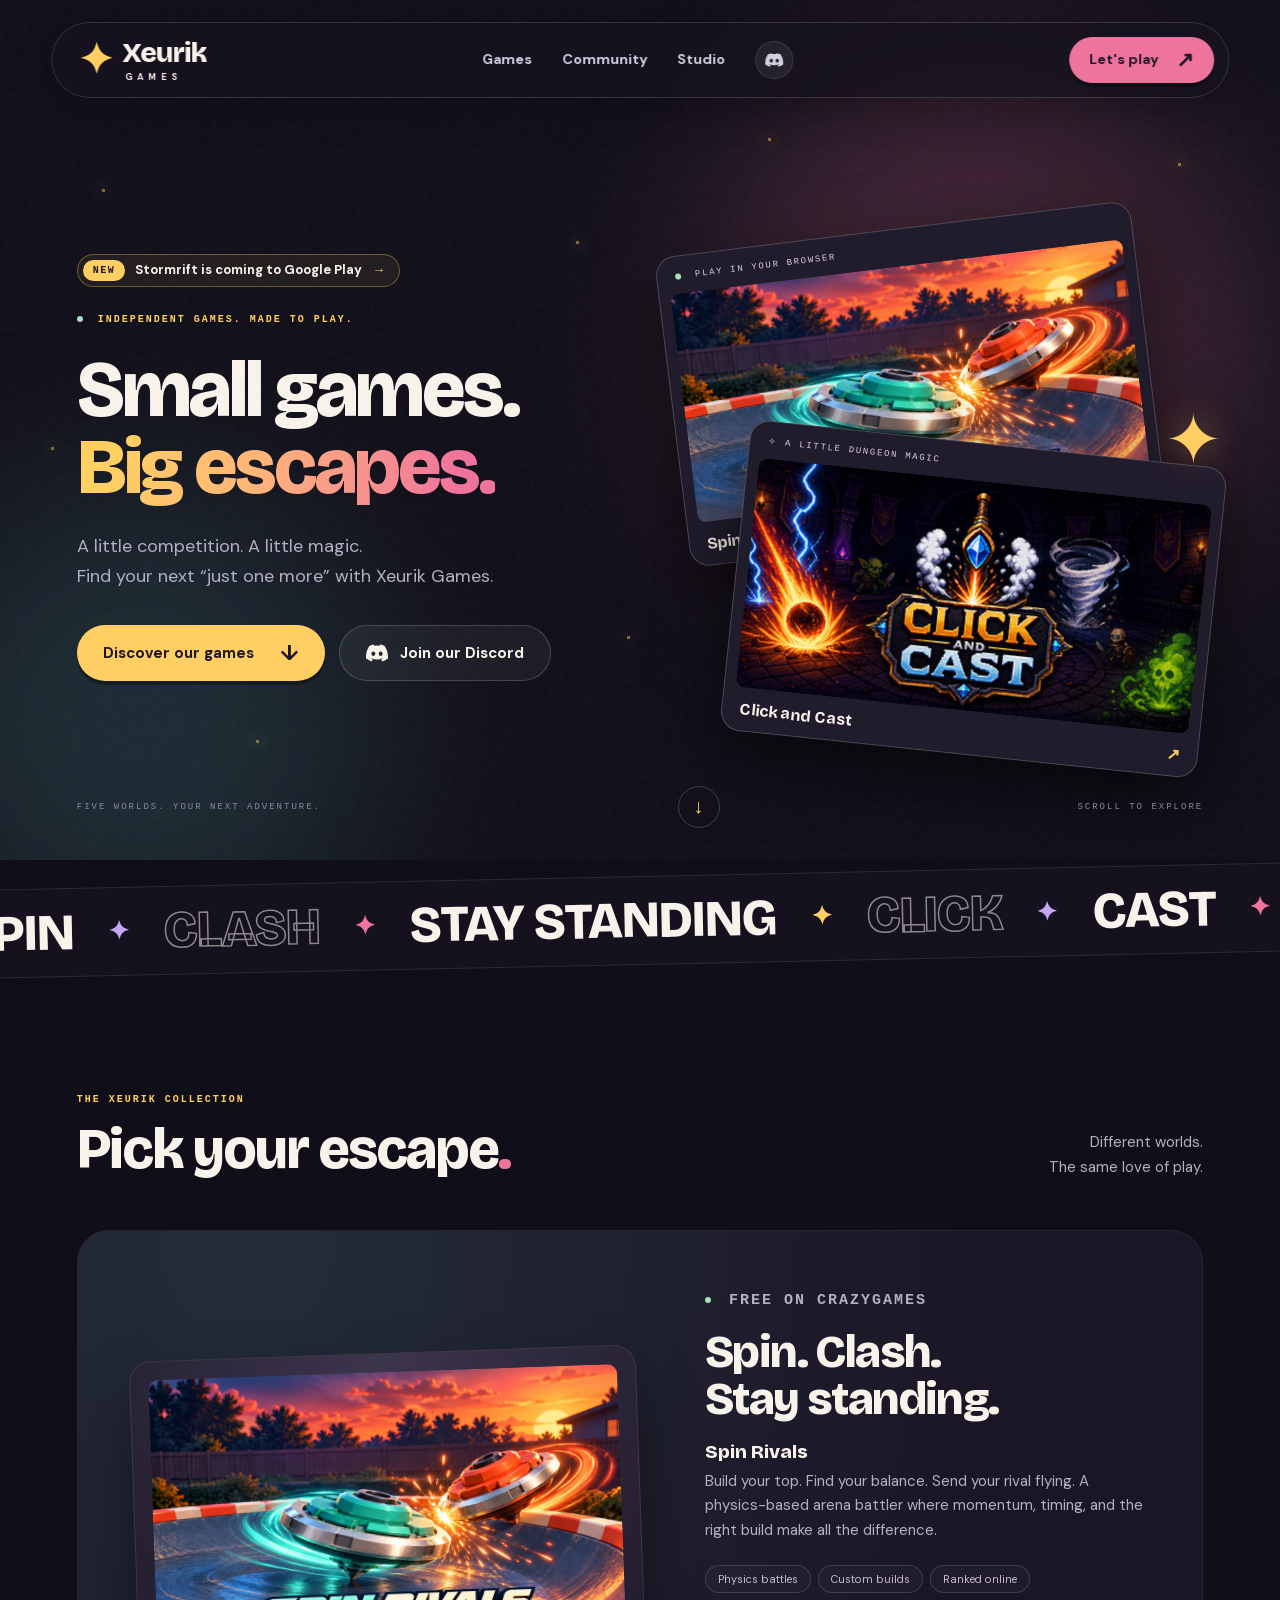
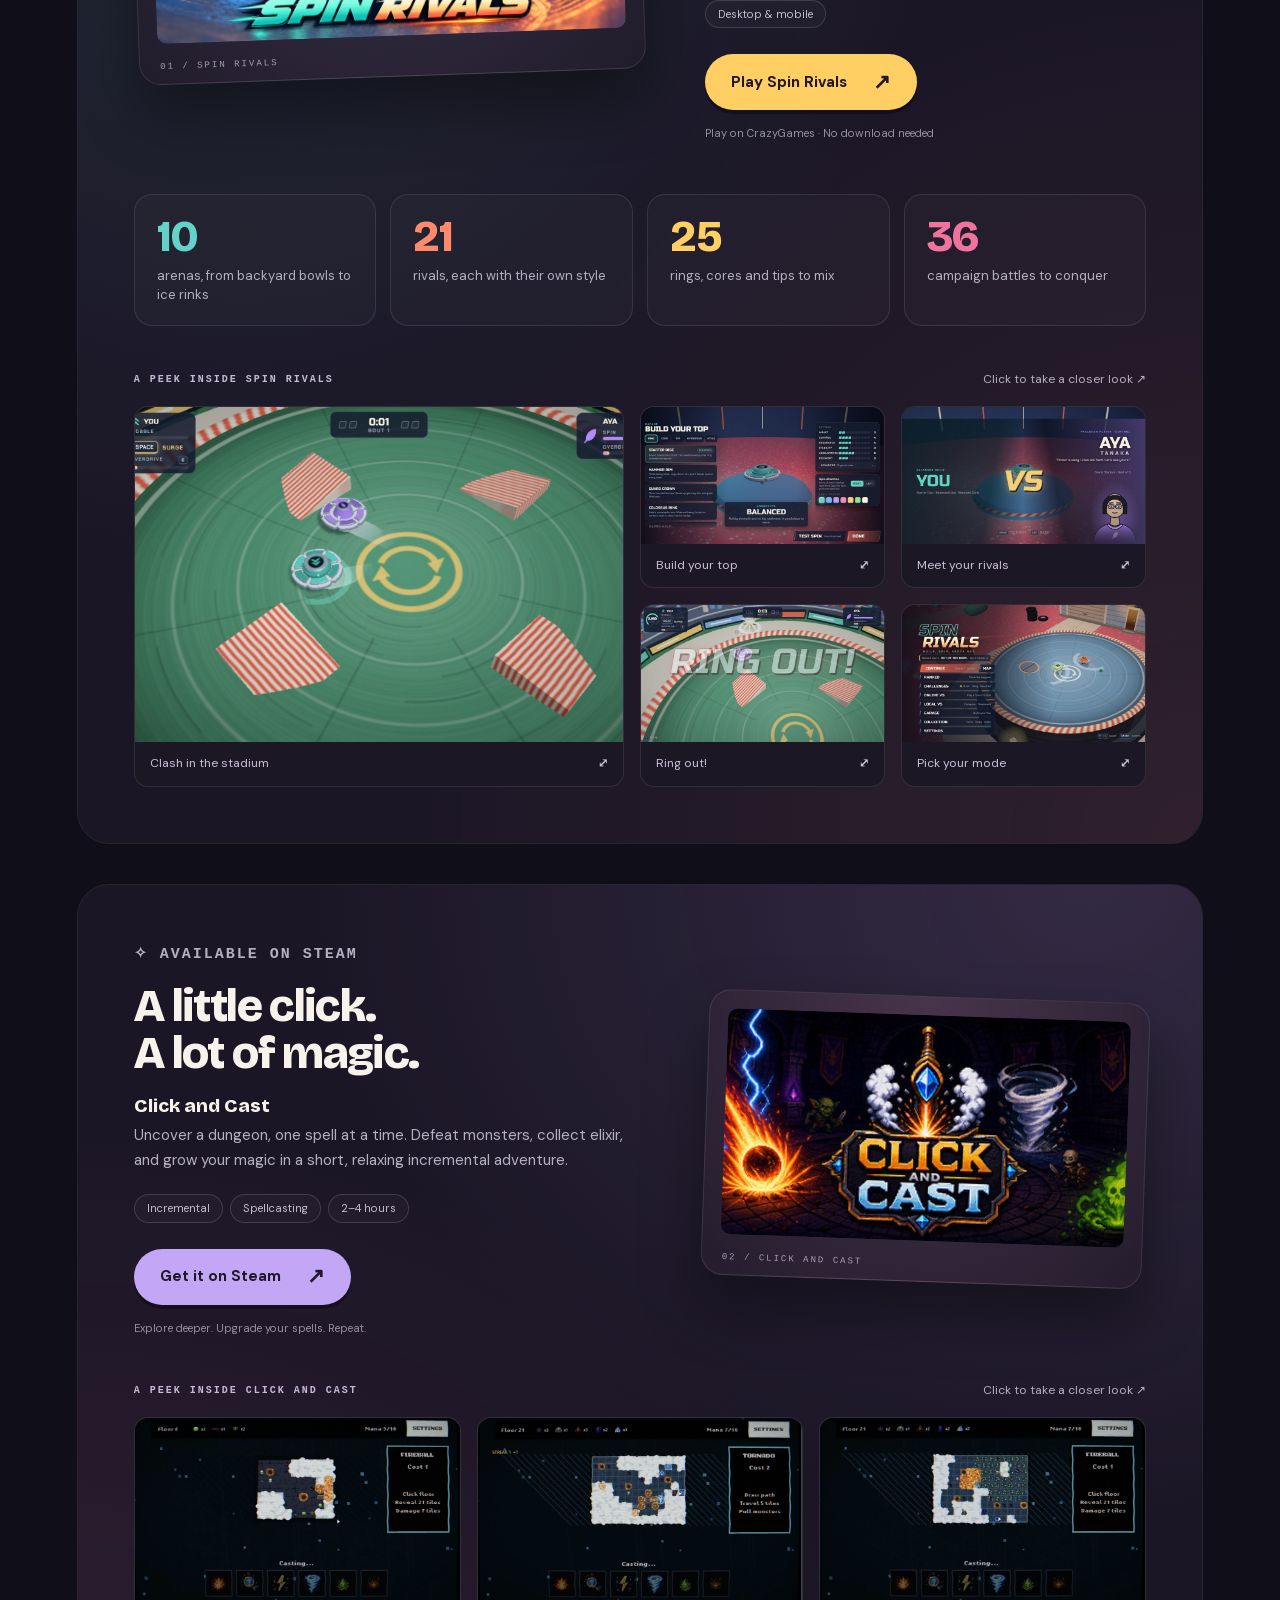
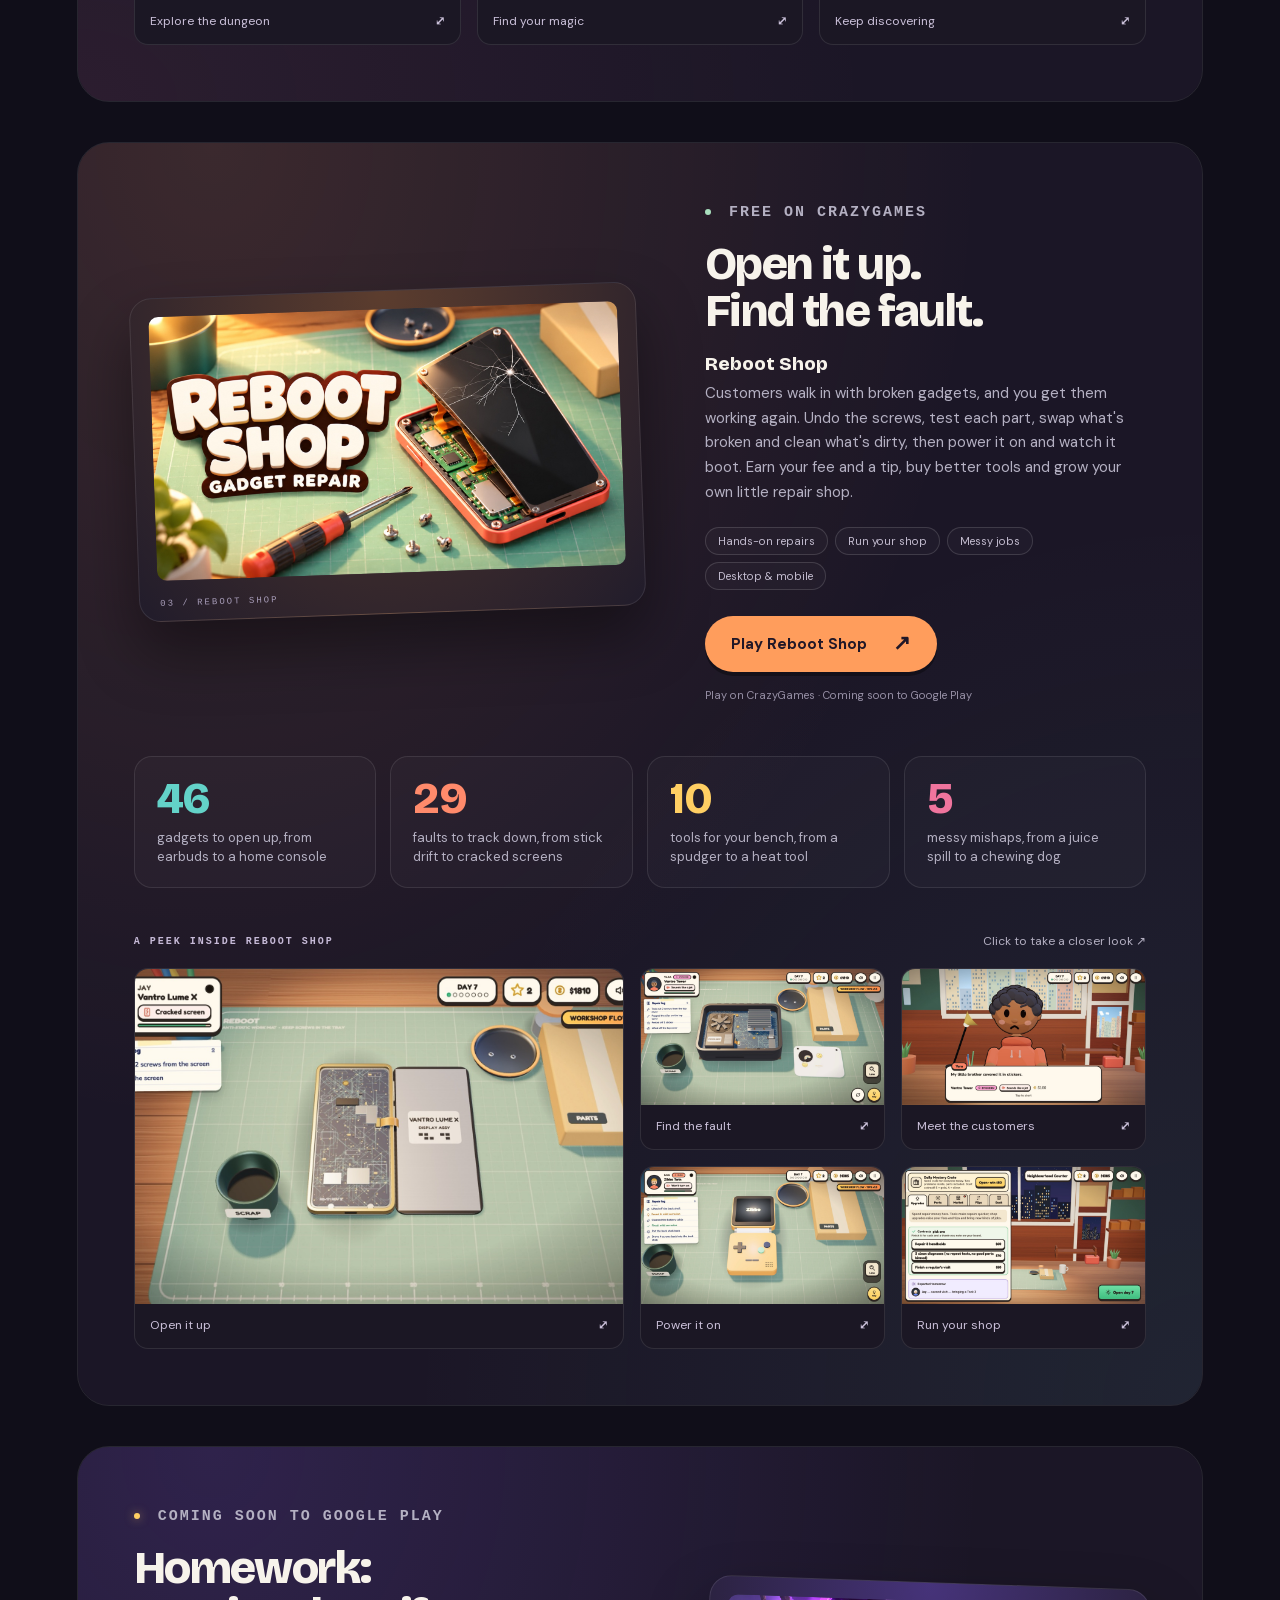
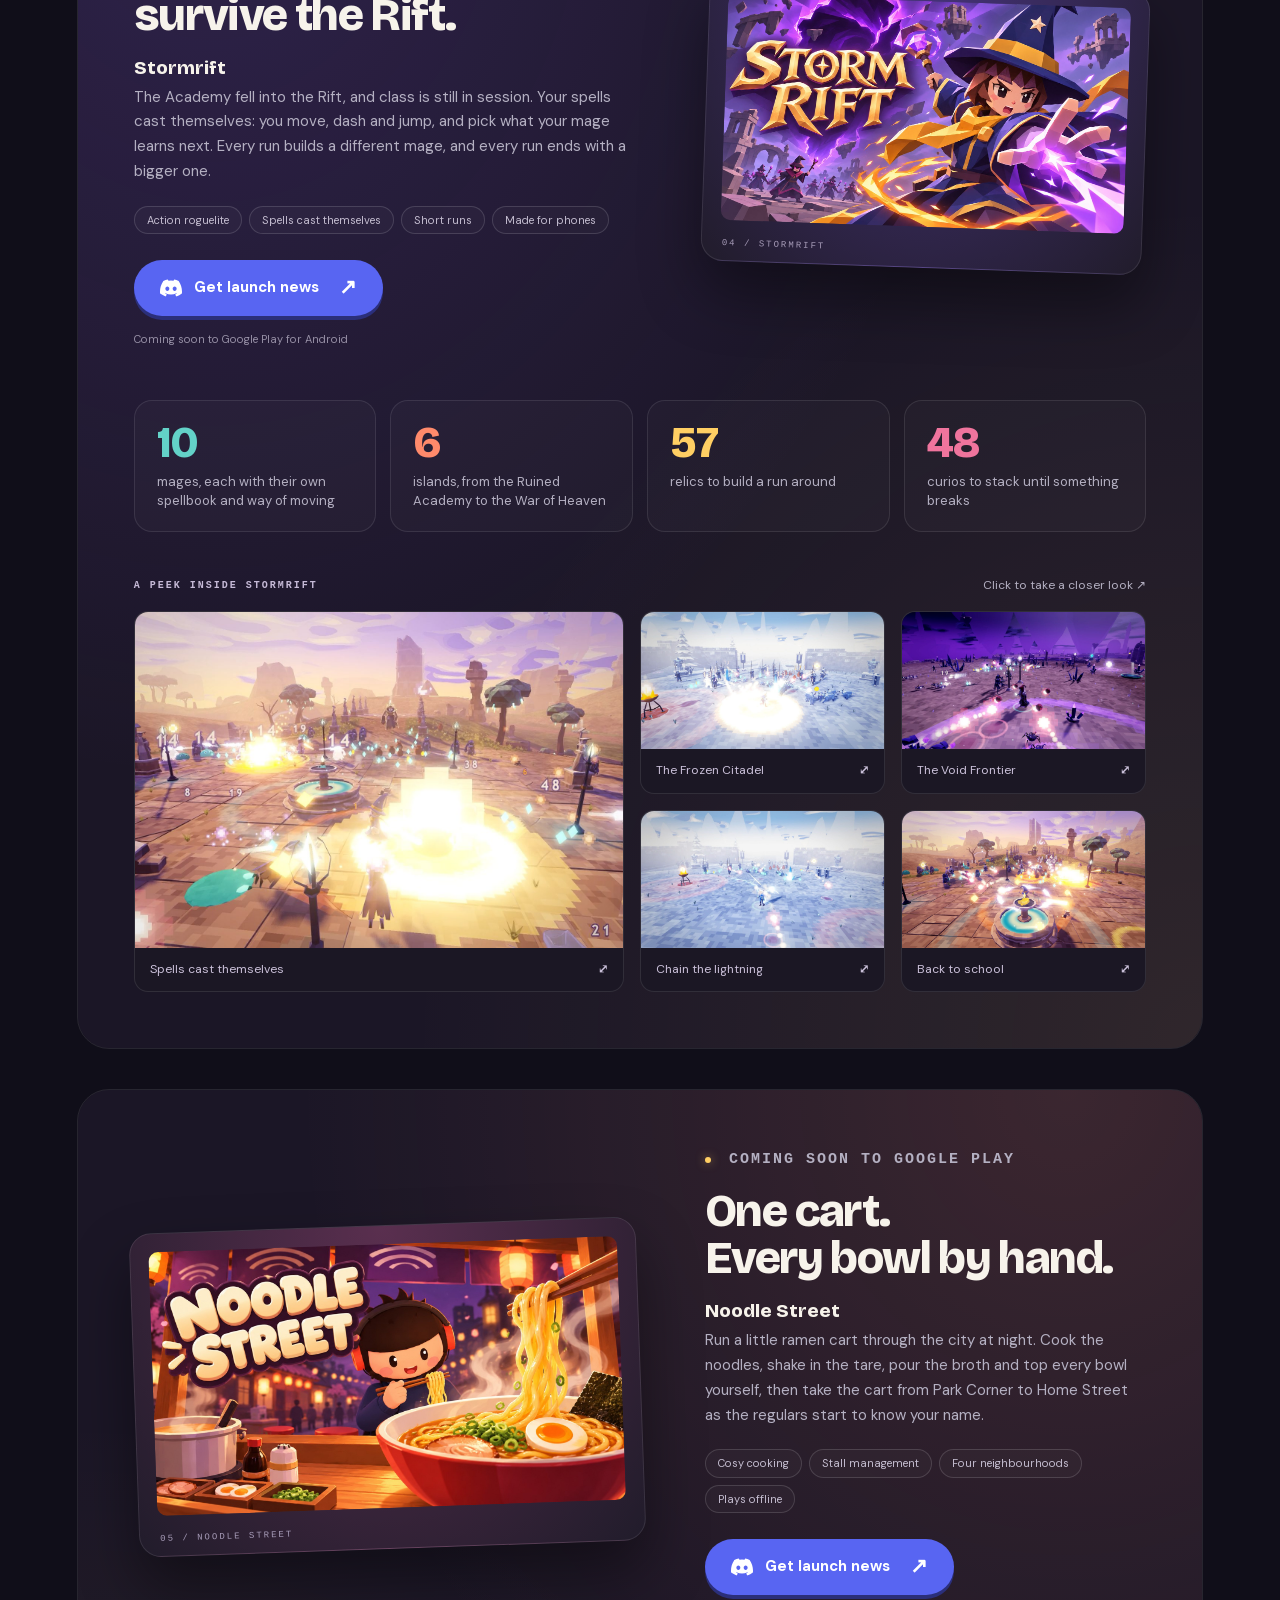
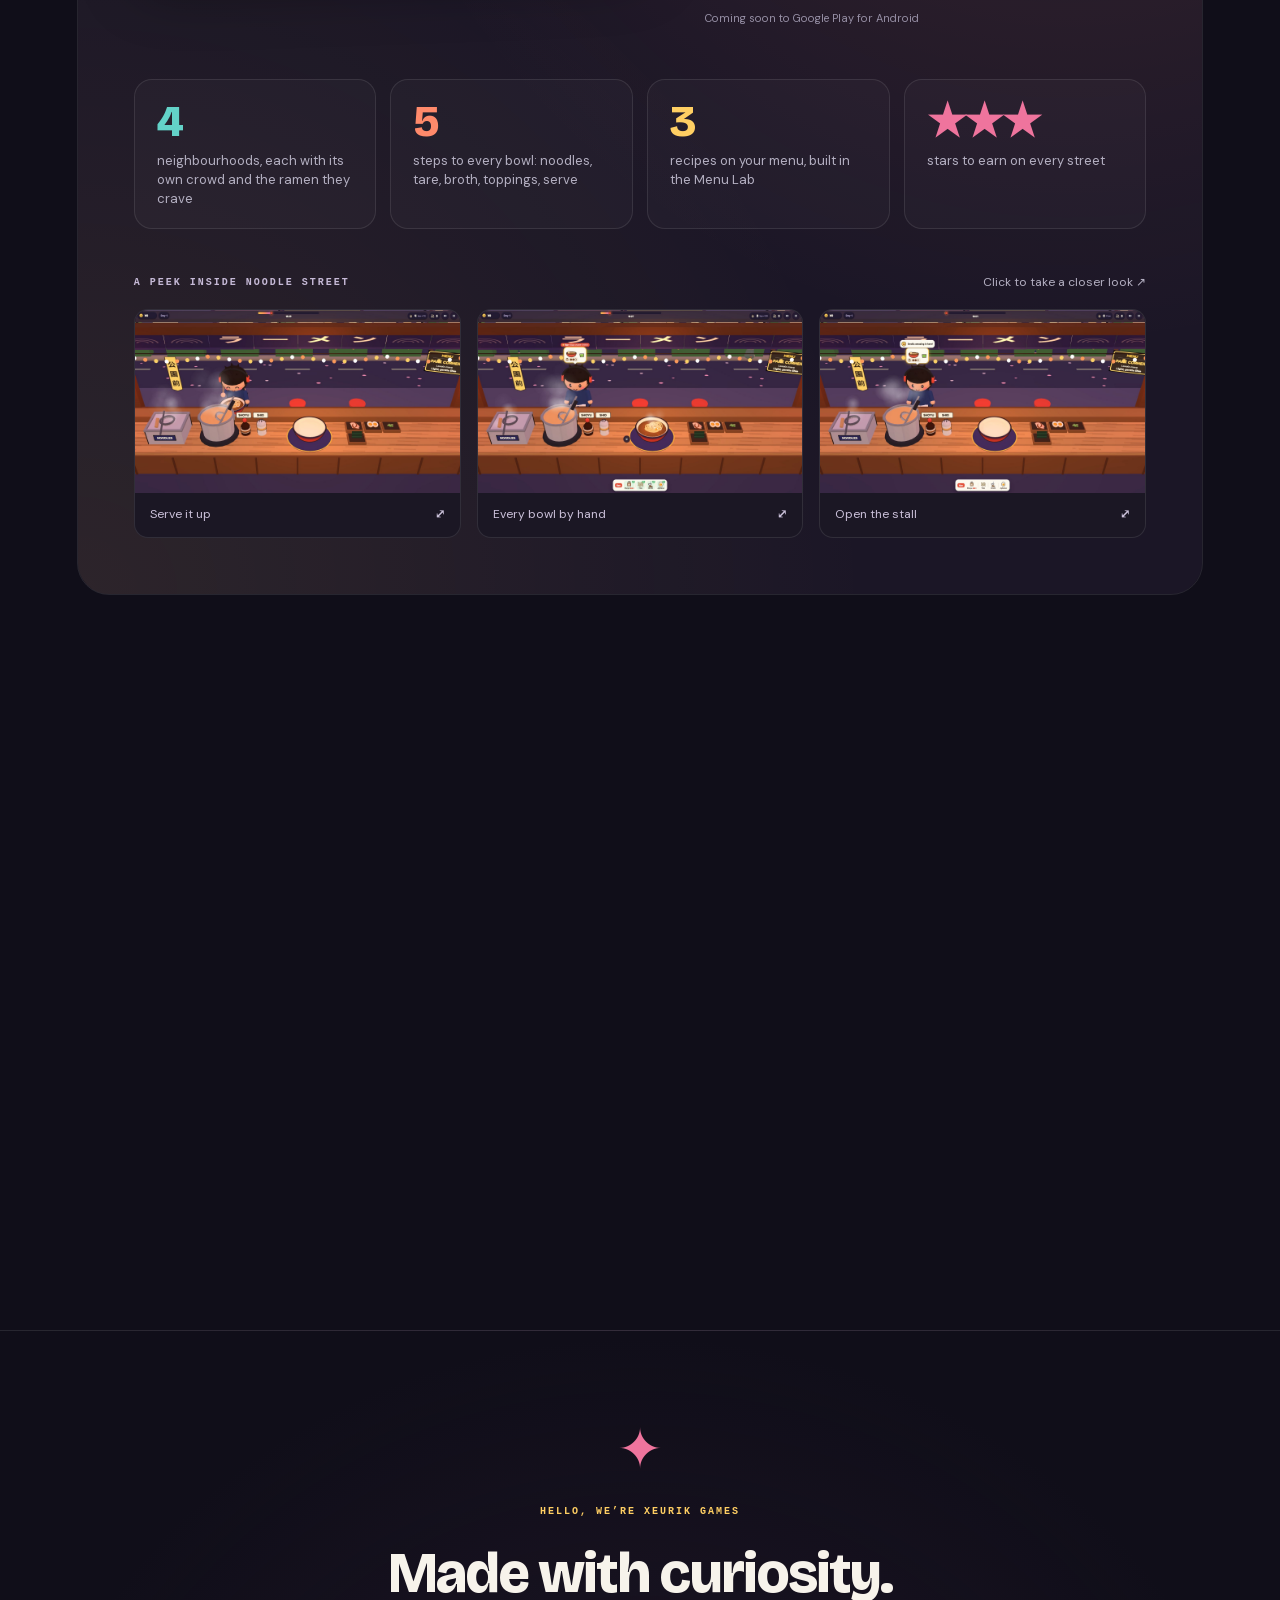
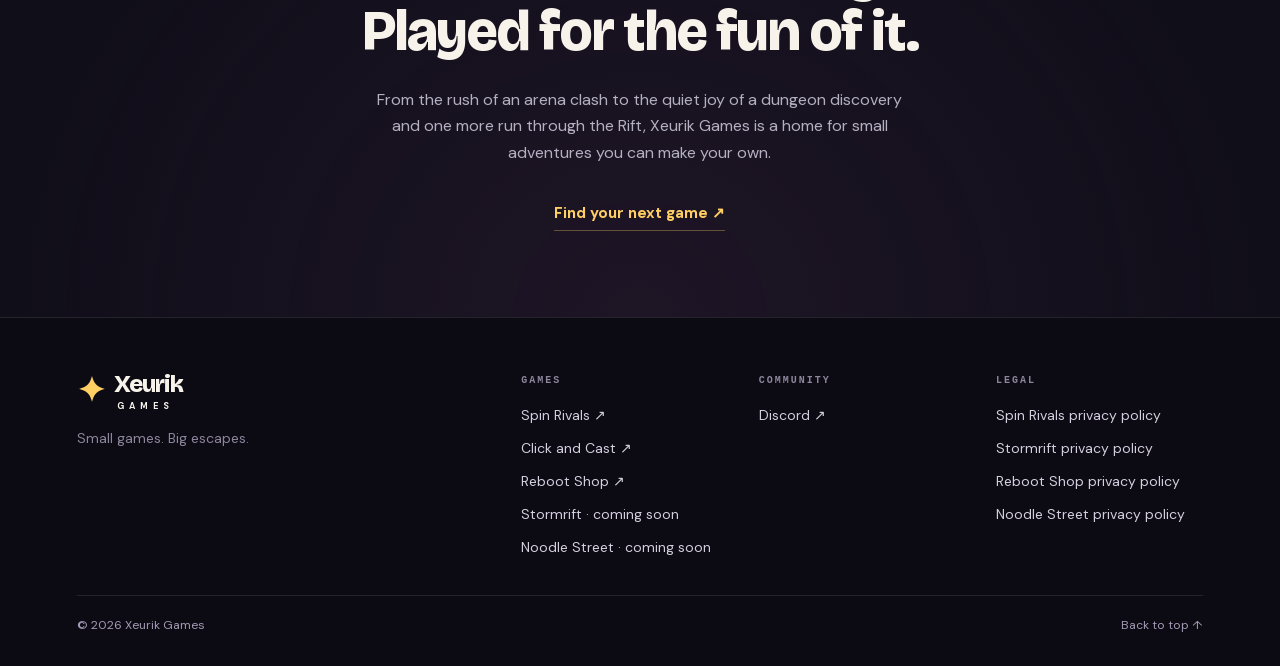
<file: index.html>
<!doctype html>
<html lang="en">
<head>
  <meta charset="utf-8">
  <meta name="viewport" content="width=device-width, initial-scale=1">
  <title>Xeurik Games — Small games. Big escapes.</title>
  <meta name="description" content="Discover Xeurik Games. Battle spinning tops in Spin Rivals, explore magical dungeons in Click and Cast, fix broken gadgets in Reboot Shop, and survive the Rift in Stormrift.">
  <meta name="theme-color" content="#100e19">
  <meta property="og:title" content="Xeurik Games — Small games. Big escapes.">
  <meta property="og:description" content="A little competition. A little magic. Discover Spin Rivals, Click and Cast, Reboot Shop and Stormrift.">
  <meta property="og:type" content="website">
  <meta property="og:url" content="https://xeurik-games.github.io/">
  <meta property="og:image" content="https://xeurik-games.github.io/assets/spin-rivals.png">
  <meta name="twitter:card" content="summary_large_image">
  <link rel="icon" href="assets/favicon.svg" type="image/svg+xml">
  <link rel="preload" href="assets/fonts/bricolage-grotesque.woff2" as="font" type="font/woff2" crossorigin>
  <link rel="preload" href="assets/fonts/dm-sans.woff2" as="font" type="font/woff2" crossorigin>
  <link rel="stylesheet" href="styles.css?v=6">
  <script>document.documentElement.classList.add('js')</script>
  <script src="script.js?v=4" defer></script>
</head>
<body>
<a class="skip" href="#main">Skip to content</a>
<svg width="0" height="0" style="position:absolute" aria-hidden="true"><symbol id="discord-glyph" viewBox="0 0 24 24"><path fill="currentColor" d="M20.317 4.37a19.79 19.79 0 0 0-4.885-1.515.074.074 0 0 0-.079.037c-.211.375-.445.865-.608 1.25a18.27 18.27 0 0 0-5.487 0 12.64 12.64 0 0 0-.618-1.25.077.077 0 0 0-.079-.037A19.74 19.74 0 0 0 3.677 4.37a.07.07 0 0 0-.032.027C.533 9.046-.32 13.58.099 18.057a.082.082 0 0 0 .031.057 19.9 19.9 0 0 0 5.993 3.03.078.078 0 0 0 .084-.028c.462-.63.874-1.295 1.226-1.994a.076.076 0 0 0-.041-.106 13.1 13.1 0 0 1-1.872-.892.077.077 0 0 1-.008-.128c.126-.094.252-.192.372-.292a.074.074 0 0 1 .078-.01c3.927 1.793 8.18 1.793 12.061 0a.074.074 0 0 1 .079.01c.12.099.246.198.373.292a.077.077 0 0 1-.007.128 12.3 12.3 0 0 1-1.873.891.077.077 0 0 0-.041.107c.36.698.772 1.363 1.225 1.993a.076.076 0 0 0 .084.029 19.84 19.84 0 0 0 6.002-3.03.077.077 0 0 0 .032-.055c.5-5.177-.838-9.674-3.549-13.66a.061.061 0 0 0-.031-.029ZM8.02 15.331c-1.183 0-2.157-1.086-2.157-2.419 0-1.333.956-2.419 2.157-2.419 1.21 0 2.176 1.095 2.157 2.42 0 1.332-.956 2.418-2.157 2.418Zm7.975 0c-1.183 0-2.157-1.086-2.157-2.419 0-1.333.955-2.419 2.157-2.419 1.21 0 2.176 1.095 2.157 2.42 0 1.332-.946 2.418-2.157 2.418Z"/></symbol></svg>

<header class="header">
  <a class="brand" href="#" aria-label="Xeurik Games home"><span class="brand-icon" aria-hidden="true">✦</span><span>Xeurik<span class="brand-small">GAMES</span></span></a>
  <nav aria-label="Main navigation">
    <a href="#games">Games</a>
    <a href="#community">Community</a>
    <a href="#studio">Studio</a>
    <a class="nav-discord" href="https://discord.gg/SkzYmR8vNn" target="_blank" rel="noopener noreferrer" aria-label="Discord"><svg class="discord-icon" width="18" height="18" aria-hidden="true" focusable="false"><use href="#discord-glyph"/></svg></a>
  </nav>
  <a class="button small pink" href="#games">Let's play <span aria-hidden="true">↗</span></a>
</header>

<main id="main">
  <section class="hero" aria-labelledby="hero-title">
    <div class="glow glow-pink" aria-hidden="true"></div>
    <div class="glow glow-teal" aria-hidden="true"></div>
    <div class="stars" aria-hidden="true"><i></i><i></i><i></i><i></i><i></i><i></i><i></i><i></i></div>
    <div class="hero-content">
      <a class="news-pill" href="#stormrift"><b>New</b> Stormrift is coming to Google Play <span aria-hidden="true">→</span></a>
      <p class="eyebrow"><span class="live-dot"></span> Independent games. Made to play.</p>
      <h1 id="hero-title">Small games.<br><span class="shine">Big escapes.</span></h1>
      <p class="hero-copy">A little competition. A little magic.<br>Find your next “just one more” with Xeurik Games.</p>
      <div class="hero-actions">
        <a class="button yellow" href="#games">Discover our games <span aria-hidden="true">↓</span></a>
        <a class="button ghost" href="https://discord.gg/SkzYmR8vNn" target="_blank" rel="noopener noreferrer"><svg class="discord-icon" width="22" height="22" aria-hidden="true" focusable="false"><use href="#discord-glyph"/></svg>Join our Discord</a>
      </div>
    </div>
    <div class="hero-games" aria-label="Meet the games">
      <a class="art-card spin-card" href="#spin-rivals"><span class="card-label"><span class="live-dot"></span> PLAY IN YOUR BROWSER</span><img src="assets/spin-rivals.png" width="1200" height="630" alt="Spin Rivals — spinning tops clash in an arena" fetchpriority="high"><span class="art-caption">Spin Rivals <span aria-hidden="true">↗</span></span></a>
      <a class="art-card cast-card" href="#click-and-cast"><span class="card-label">✧ A LITTLE DUNGEON MAGIC</span><img src="assets/click-and-cast.jpg" width="460" height="215" alt="Click and Cast game artwork" fetchpriority="high"><span class="art-caption">Click and Cast <span aria-hidden="true">↗</span></span></a>
      <span class="orbit-star" aria-hidden="true">✦</span>
    </div>
    <div class="hero-bottom"><span>FIVE WORLDS. YOUR NEXT ADVENTURE.</span><a href="#games" aria-label="Scroll to our games">↓</a><span>SCROLL TO EXPLORE</span></div>
  </section>

  <div class="ticker-wrap" aria-hidden="true"><div class="ticker">
    <div class="ticker-track">
      <span>Spin</span><b>✦</b><span class="outline">Clash</span><b>✦</b><span>Stay standing</span><b>✦</b><span class="outline">Click</span><b>✦</b><span>Cast</span><b>✦</b><span class="outline">Explore</span><b>✦</b><span>Repair</span><b>✦</b><span class="outline">Reboot</span><b>✦</b><span>Survive</span><b>✦</b><span class="outline">The Rift</span><b>✦</b>
      <span>Spin</span><b>✦</b><span class="outline">Clash</span><b>✦</b><span>Stay standing</span><b>✦</b><span class="outline">Click</span><b>✦</b><span>Cast</span><b>✦</b><span class="outline">Explore</span><b>✦</b><span>Repair</span><b>✦</b><span class="outline">Reboot</span><b>✦</b><span>Survive</span><b>✦</b><span class="outline">The Rift</span><b>✦</b>
    </div>
  </div></div>

  <section class="games wrap" id="games" aria-labelledby="games-title">
    <div class="section-heading" data-reveal><div><p class="eyebrow">The Xeurik collection</p><h2 id="games-title">Pick your escape<span class="accent">.</span></h2></div><p>Different worlds.<br>The same love of play.</p></div>

    <article class="game-panel spin-panel" id="spin-rivals" aria-labelledby="spin-title">
      <div class="game" data-reveal>
        <div class="game-art"><img src="assets/spin-rivals.png" width="1200" height="630" alt="Red and blue battle tops from Spin Rivals" loading="lazy"><span class="image-note">01 / SPIN RIVALS</span></div>
        <div class="game-copy">
          <p class="eyebrow mint"><span class="live-dot"></span> Free on CrazyGames</p>
          <h3 id="spin-title">Spin. Clash.<br>Stay standing.</h3>
          <p class="game-title">Spin Rivals</p>
          <p>Build your top. Find your balance. Send your rival flying. A physics-based arena battler where momentum, timing, and the right build make all the difference.</p>
          <ul class="tags" aria-label="Game features"><li>Physics battles</li><li>Custom builds</li><li>Ranked online</li><li>Desktop &amp; mobile</li></ul>
          <a class="button yellow" href="https://www.crazygames.com/game/spin-rivals-nrp" target="_blank" rel="noopener noreferrer">Play Spin Rivals <span aria-hidden="true">↗</span></a>
          <p class="fine">Play on CrazyGames · No download needed</p>
        </div>
      </div>
      <ul class="facts" aria-label="Spin Rivals in numbers" data-reveal>
        <li><b>10</b><span>arenas, from backyard bowls to ice rinks</span></li>
        <li><b>21</b><span>rivals, each with their own style</span></li>
        <li><b>25</b><span>rings, cores and tips to mix</span></li>
        <li><b>36</b><span>campaign battles to conquer</span></li>
      </ul>
      <div class="gallery-heading" data-reveal><p class="eyebrow">A peek inside Spin Rivals</p><span>Click to take a closer look ↗</span></div>
      <div class="gallery bento" data-reveal>
        <a href="assets/spin-rivals-4.jpg" data-lightbox><img src="assets/spin-rivals-4.jpg" width="1600" height="900" alt="Two spinning tops clash in the Grand Stadium" loading="lazy"><span>Clash in the stadium <b aria-hidden="true">⤢</b></span></a>
        <a href="assets/spin-rivals-3.jpg" data-lightbox><img src="assets/spin-rivals-3.jpg" width="1600" height="900" alt="The garage, where you build your top from rings, cores and tips" loading="lazy"><span>Build your top <b aria-hidden="true">⤢</b></span></a>
        <a href="assets/spin-rivals-2.jpg" data-lightbox><img src="assets/spin-rivals-2.jpg" width="1600" height="900" alt="Versus screen against rival Aya Tanaka" loading="lazy"><span>Meet your rivals <b aria-hidden="true">⤢</b></span></a>
        <a href="assets/spin-rivals-5.jpg" data-lightbox><img src="assets/spin-rivals-5.jpg" width="1600" height="900" alt="A top flies out of the arena for a Ring Out" loading="lazy"><span>Ring out! <b aria-hidden="true">⤢</b></span></a>
        <a href="assets/spin-rivals-1.jpg" data-lightbox><img src="assets/spin-rivals-1.jpg" width="1600" height="900" alt="Spin Rivals main menu over the backyard bowl" loading="lazy"><span>Pick your mode <b aria-hidden="true">⤢</b></span></a>
      </div>
    </article>

    <article class="game-panel cast-panel" id="click-and-cast" aria-labelledby="cast-title">
      <div class="game reverse" data-reveal>
        <div class="game-art cast-art"><img src="assets/click-and-cast.jpg" width="460" height="215" alt="Click and Cast illustrated title artwork" loading="lazy"><span class="image-note">02 / CLICK AND CAST</span></div>
        <div class="game-copy">
          <p class="eyebrow lavender">✧ Available on Steam</p>
          <h3 id="cast-title">A little click.<br>A lot of magic.</h3>
          <p class="game-title">Click and Cast</p>
          <p>Uncover a dungeon, one spell at a time. Defeat monsters, collect elixir, and grow your magic in a short, relaxing incremental adventure.</p>
          <ul class="tags" aria-label="Game features"><li>Incremental</li><li>Spellcasting</li><li>2–4 hours</li></ul>
          <a class="button lilac" href="https://store.steampowered.com/app/4827230/Click_and_Cast/" target="_blank" rel="noopener noreferrer">Get it on Steam <span aria-hidden="true">↗</span></a>
          <p class="fine">Explore deeper. Upgrade your spells. Repeat.</p>
        </div>
      </div>
      <div class="gallery-heading" data-reveal><p class="eyebrow">A peek inside Click and Cast</p><span>Click to take a closer look ↗</span></div>
      <div class="gallery" data-reveal>
        <a href="assets/click-and-cast-1.jpg" data-lightbox><img src="assets/click-and-cast-1.jpg" width="1920" height="1080" alt="Click and Cast dungeon gameplay" loading="lazy"><span>Explore the dungeon <b aria-hidden="true">⤢</b></span></a>
        <a href="assets/click-and-cast-2.jpg" data-lightbox><img src="assets/click-and-cast-2.jpg" width="1920" height="1080" alt="Click and Cast spells and progression" loading="lazy"><span>Find your magic <b aria-hidden="true">⤢</b></span></a>
        <a href="assets/click-and-cast-3.jpg" data-lightbox><img src="assets/click-and-cast-3.jpg" width="1920" height="1080" alt="Click and Cast dungeon enemies and upgrades" loading="lazy"><span>Keep discovering <b aria-hidden="true">⤢</b></span></a>
      </div>
    </article>

    <article class="game-panel reboot-panel" id="reboot-shop" aria-labelledby="reboot-title">
      <div class="game" data-reveal>
        <div class="game-art reboot-art"><img src="assets/reboot-shop.jpg" width="1600" height="900" alt="Reboot Shop artwork: a phone with a cracked screen lies open on a repair mat beside a screwdriver" loading="lazy"><span class="image-note">03 / REBOOT SHOP</span></div>
        <div class="game-copy">
          <p class="eyebrow mint"><span class="live-dot"></span> Free on CrazyGames</p>
          <h3 id="reboot-title">Open it up.<br>Find the fault.</h3>
          <p class="game-title">Reboot Shop</p>
          <p>Customers walk in with broken gadgets, and you get them working again. Undo the screws, test each part, swap what's broken and clean what's dirty, then power it on and watch it boot. Earn your fee and a tip, buy better tools and grow your own little repair shop.</p>
          <ul class="tags" aria-label="Game features"><li>Hands-on repairs</li><li>Run your shop</li><li>Messy jobs</li><li>Desktop &amp; mobile</li></ul>
          <a class="button orange" href="https://www.crazygames.com/game/reboot-shop" target="_blank" rel="noopener noreferrer">Play Reboot Shop <span aria-hidden="true">↗</span></a>
          <p class="fine">Play on CrazyGames · Coming soon to Google Play</p>
        </div>
      </div>
      <ul class="facts" aria-label="Reboot Shop in numbers" data-reveal>
        <li><b>46</b><span>gadgets to open up, from earbuds to a home console</span></li>
        <li><b>29</b><span>faults to track down, from stick drift to cracked screens</span></li>
        <li><b>10</b><span>tools for your bench, from a spudger to a heat tool</span></li>
        <li><b>5</b><span>messy mishaps, from a juice spill to a chewing dog</span></li>
      </ul>
      <div class="gallery-heading" data-reveal><p class="eyebrow">A peek inside Reboot Shop</p><span>Click to take a closer look ↗</span></div>
      <div class="gallery bento" data-reveal>
        <a href="assets/reboot-shop-1.jpg" data-lightbox><img src="assets/reboot-shop-1.jpg" width="1600" height="900" alt="A phone opened up on the repair mat, its cracked display folded back" loading="lazy"><span>Open it up <b aria-hidden="true">⤢</b></span></a>
        <a href="assets/reboot-shop-2.jpg" data-lightbox><img src="assets/reboot-shop-2.jpg" width="1600" height="900" alt="A home console opened up, its dusty fan showing" loading="lazy"><span>Find the fault <b aria-hidden="true">⤢</b></span></a>
        <a href="assets/reboot-shop-3.jpg" data-lightbox><img src="assets/reboot-shop-3.jpg" width="1600" height="900" alt="A customer at the counter with a sticker-covered console" loading="lazy"><span>Meet the customers <b aria-hidden="true">⤢</b></span></a>
        <a href="assets/reboot-shop-4.jpg" data-lightbox><img src="assets/reboot-shop-4.jpg" width="1600" height="900" alt="The power test: a repaired gadget boots up" loading="lazy"><span>Power it on <b aria-hidden="true">⤢</b></span></a>
        <a href="assets/reboot-shop-5.jpg" data-lightbox><img src="assets/reboot-shop-5.jpg" width="1600" height="900" alt="The shop between days, with the daily crate, contracts and tomorrow's customer" loading="lazy"><span>Run your shop <b aria-hidden="true">⤢</b></span></a>
      </div>
    </article>

    <article class="game-panel storm-panel" id="stormrift" aria-labelledby="storm-title">
      <div class="game reverse" data-reveal>
        <div class="game-art storm-art"><img src="assets/stormrift.jpg" width="1600" height="900" alt="Stormrift artwork: Ari, an apprentice mage, casts a spell in front of the storming Rift" loading="lazy"><span class="image-note">04 / STORMRIFT</span></div>
        <div class="game-copy">
          <p class="eyebrow"><span class="live-dot soon"></span> Coming soon to Google Play</p>
          <h3 id="storm-title">Homework:<br>survive the Rift.</h3>
          <p class="game-title">Stormrift</p>
          <p>The Academy fell into the Rift, and class is still in session. Your spells cast themselves: you move, dash and jump, and pick what your mage learns next. Every run builds a different mage, and every run ends with a bigger one.</p>
          <ul class="tags" aria-label="Game features"><li>Action roguelite</li><li>Spells cast themselves</li><li>Short runs</li><li>Made for phones</li></ul>
          <a class="button discord" href="https://discord.gg/SkzYmR8vNn" target="_blank" rel="noopener noreferrer"><svg class="discord-icon" width="22" height="22" aria-hidden="true" focusable="false"><use href="#discord-glyph"/></svg>Get launch news <span aria-hidden="true">↗</span></a>
          <p class="fine">Coming soon to Google Play for Android</p>
        </div>
      </div>
      <ul class="facts" aria-label="Stormrift in numbers" data-reveal>
        <li><b>10</b><span>mages, each with their own spellbook and way of moving</span></li>
        <li><b>6</b><span>islands, from the Ruined Academy to the War of Heaven</span></li>
        <li><b>57</b><span>relics to build a run around</span></li>
        <li><b>48</b><span>curios to stack until something breaks</span></li>
      </ul>
      <div class="gallery-heading" data-reveal><p class="eyebrow">A peek inside Stormrift</p><span>Click to take a closer look ↗</span></div>
      <div class="gallery bento" data-reveal>
        <a href="assets/stormrift-1.jpg" data-lightbox><img src="assets/stormrift-1.jpg" width="1600" height="900" alt="Ari's spells burst through a crowd in the Ruined Academy" loading="lazy"><span>Spells cast themselves <b aria-hidden="true">⤢</b></span></a>
        <a href="assets/stormrift-2.jpg" data-lightbox><img src="assets/stormrift-2.jpg" width="1600" height="900" alt="Lyra holds the line against a horde in the Frozen Citadel" loading="lazy"><span>The Frozen Citadel <b aria-hidden="true">⤢</b></span></a>
        <a href="assets/stormrift-3.jpg" data-lightbox><img src="assets/stormrift-3.jpg" width="1600" height="900" alt="Kael fights through the crystals of the Void Frontier" loading="lazy"><span>The Void Frontier <b aria-hidden="true">⤢</b></span></a>
        <a href="assets/stormrift-4.jpg" data-lightbox><img src="assets/stormrift-4.jpg" width="1600" height="900" alt="Lightning arcs across the snow of the Frozen Citadel" loading="lazy"><span>Chain the lightning <b aria-hidden="true">⤢</b></span></a>
        <a href="assets/stormrift-5.jpg" data-lightbox><img src="assets/stormrift-5.jpg" width="1600" height="900" alt="A fight around the fountain of the Ruined Academy" loading="lazy"><span>Back to school <b aria-hidden="true">⤢</b></span></a>
      </div>
    </article>
    <article class="game-panel noodle-panel" id="noodle-street" aria-labelledby="noodle-title">
      <div class="game" data-reveal>
        <div class="game-art noodle-art"><img src="assets/noodle-street.jpg" width="1600" height="900" alt="Noodle Street artwork: a smiling customer eats ramen at a cosy night-time noodle stall" loading="lazy"><span class="image-note">05 / NOODLE STREET</span></div>
        <div class="game-copy">
          <p class="eyebrow"><span class="live-dot soon"></span> Coming soon to Google Play</p>
          <h3 id="noodle-title">One cart.<br>Every bowl by hand.</h3>
          <p class="game-title">Noodle Street</p>
          <p>Run a little ramen cart through the city at night. Cook the noodles, shake in the tare, pour the broth and top every bowl yourself, then take the cart from Park Corner to Home Street as the regulars start to know your name.</p>
          <ul class="tags" aria-label="Game features"><li>Cosy cooking</li><li>Stall management</li><li>Four neighbourhoods</li><li>Plays offline</li></ul>
          <a class="button discord" href="https://discord.gg/SkzYmR8vNn" target="_blank" rel="noopener noreferrer"><svg class="discord-icon" width="22" height="22" aria-hidden="true" focusable="false"><use href="#discord-glyph"/></svg>Get launch news <span aria-hidden="true">↗</span></a>
          <p class="fine">Coming soon to Google Play for Android</p>
        </div>
      </div>
      <ul class="facts" aria-label="Noodle Street in numbers" data-reveal>
        <li><b>4</b><span>neighbourhoods, each with its own crowd and the ramen they crave</span></li>
        <li><b>5</b><span>steps to every bowl: noodles, tare, broth, toppings, serve</span></li>
        <li><b>3</b><span>recipes on your menu, built in the Menu Lab</span></li>
        <li><b>★★★</b><span>stars to earn on every street</span></li>
      </ul>
      <div class="gallery-heading" data-reveal><p class="eyebrow">A peek inside Noodle Street</p><span>Click to take a closer look ↗</span></div>
      <div class="gallery" data-reveal>
        <a href="assets/noodle-street-1.jpg" data-lightbox><img src="assets/noodle-street-1.jpg" width="1600" height="900" alt="A happy customer slurps a bowl at the Park Corner stall" loading="lazy"><span>Serve it up <b aria-hidden="true">⤢</b></span></a>
        <a href="assets/noodle-street-2.jpg" data-lightbox><img src="assets/noodle-street-2.jpg" width="1600" height="900" alt="A bowl of noodles waits for its toppings while a customer watches the order" loading="lazy"><span>Every bowl by hand <b aria-hidden="true">⤢</b></span></a>
        <a href="assets/noodle-street-3.jpg" data-lightbox><img src="assets/noodle-street-3.jpg" width="1600" height="900" alt="The first customer of the night arrives at the counter" loading="lazy"><span>Open the stall <b aria-hidden="true">⤢</b></span></a>
      </div>
    </article>
  </section>

  <section class="community" id="community" aria-labelledby="community-title">
    <div class="wrap community-card" data-reveal>
      <div class="community-copy">
        <p class="eyebrow">The Xeurik Discord</p>
        <h2 id="community-title">Come hang out<span class="accent">.</span></h2>
        <p>Talk tactics, trade builds, line up a rematch and help shape what we make next. Players and devs, all in one place.</p>
        <a class="button discord" href="https://discord.gg/SkzYmR8vNn" target="_blank" rel="noopener noreferrer"><svg class="discord-icon" width="22" height="22" aria-hidden="true" focusable="false"><use href="#discord-glyph"/></svg>Join the Discord <span aria-hidden="true">↗</span></a>
        <p class="fine">Free to join · Open to everyone</p>
      </div>
      <ul class="perks">
        <li><b class="perk-icon yellow-text" aria-hidden="true">✦</b><strong>Share your builds</strong><span>Swap top setups, mage builds and the tactics behind them.</span></li>
        <li><b class="perk-icon pink-text" aria-hidden="true">◎</b><strong>Find a rival</strong><span>Post a room code and settle it in a best of three.</span></li>
        <li><b class="perk-icon mint-text" aria-hidden="true">✚</b><strong>Report bugs and ideas</strong><span>Forums for every game, tagged so nothing gets lost.</span></li>
        <li><b class="perk-icon lilac-text" aria-hidden="true">✧</b><strong>Hear it first</strong><span>Updates and patch notes land in announcements first.</span></li>
      </ul>
    </div>
  </section>

  <section class="studio" id="studio">
    <div class="wrap studio-inner" data-reveal>
      <div class="studio-mark" aria-hidden="true">✦</div>
      <p class="eyebrow">Hello, we’re Xeurik Games</p>
      <h2>Made with curiosity.<br>Played for the fun of it.</h2>
      <p>From the rush of an arena clash to the quiet joy of a dungeon discovery and one more run through the Rift, Xeurik Games is a home for small adventures you can make your own.</p>
      <a class="text-link" href="#games">Find your next game <span aria-hidden="true">↗</span></a>
    </div>
  </section>
</main>

<footer class="footer">
  <div class="wrap footer-grid">
    <div class="footer-brand">
      <a class="brand" href="#"><span class="brand-icon" aria-hidden="true">✦</span><span>Xeurik<span class="brand-small">GAMES</span></span></a>
      <p>Small games. Big escapes.</p>
    </div>
    <nav class="footer-col" aria-label="Games">
      <p class="eyebrow">Games</p>
      <a href="https://www.crazygames.com/game/spin-rivals-nrp" target="_blank" rel="noopener noreferrer">Spin Rivals ↗</a>
      <a href="https://store.steampowered.com/app/4827230/Click_and_Cast/" target="_blank" rel="noopener noreferrer">Click and Cast ↗</a>
      <a href="https://www.crazygames.com/game/reboot-shop" target="_blank" rel="noopener noreferrer">Reboot Shop ↗</a>
      <a href="#stormrift">Stormrift · coming soon</a>
      <a href="#noodle-street">Noodle Street · coming soon</a>
    </nav>
    <nav class="footer-col" aria-label="Community">
      <p class="eyebrow">Community</p>
      <a href="https://discord.gg/SkzYmR8vNn" target="_blank" rel="noopener noreferrer">Discord ↗</a>
    </nav>
    <nav class="footer-col" aria-label="Legal">
      <p class="eyebrow">Legal</p>
      <a href="spin-rivals/privacy.html">Spin Rivals privacy policy</a>
      <a href="stormrift/privacy.html">Stormrift privacy policy</a>
      <a href="reboot-shop/privacy.html">Reboot Shop privacy policy</a>
      <a href="noodle-street/privacy.html">Noodle Street privacy policy</a>
    </nav>
  </div>
  <div class="wrap footer-bottom"><p>© <span id="year">2026</span> Xeurik Games</p><a href="#">Back to top ↑</a></div>
</footer>
<dialog id="lightbox" aria-label="Game screenshot viewer"><button class="close" type="button" aria-label="Close screenshot">✕</button><img alt=""><p></p></dialog>
</body>
</html>
</file>
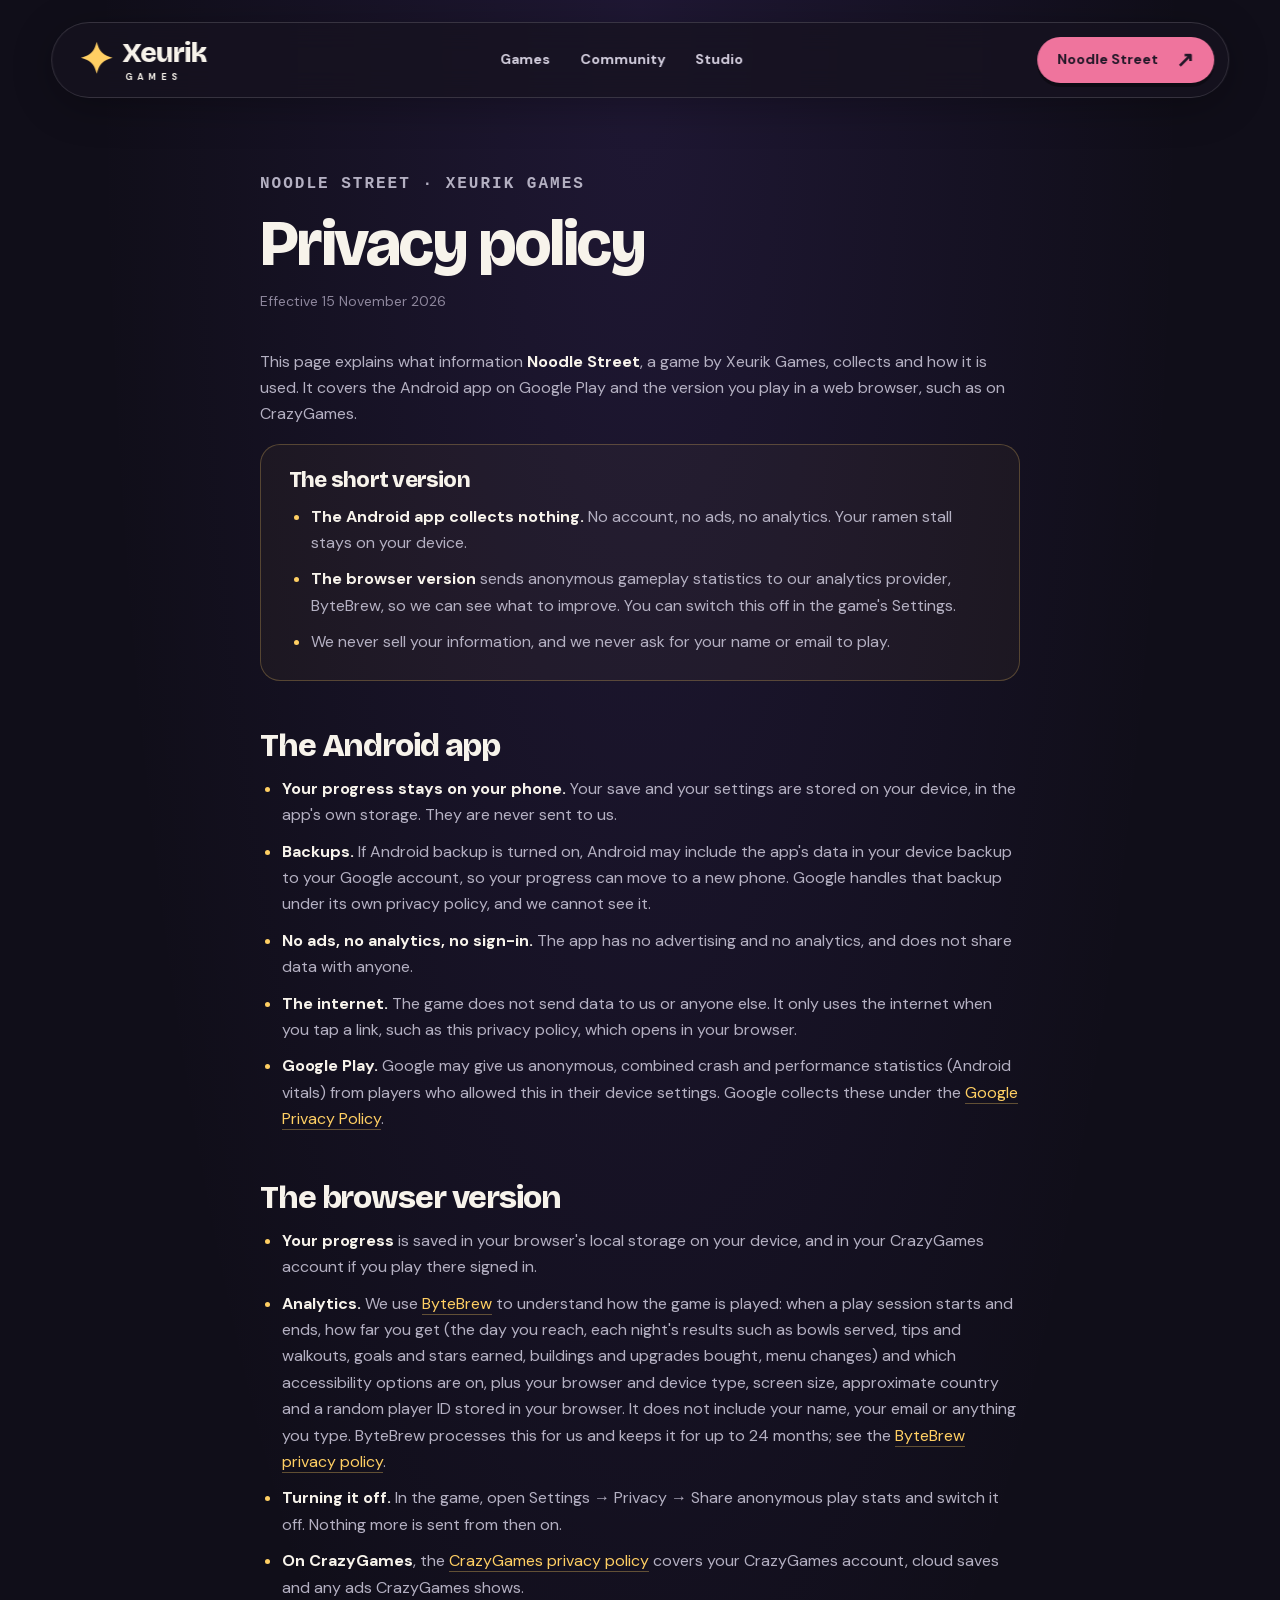
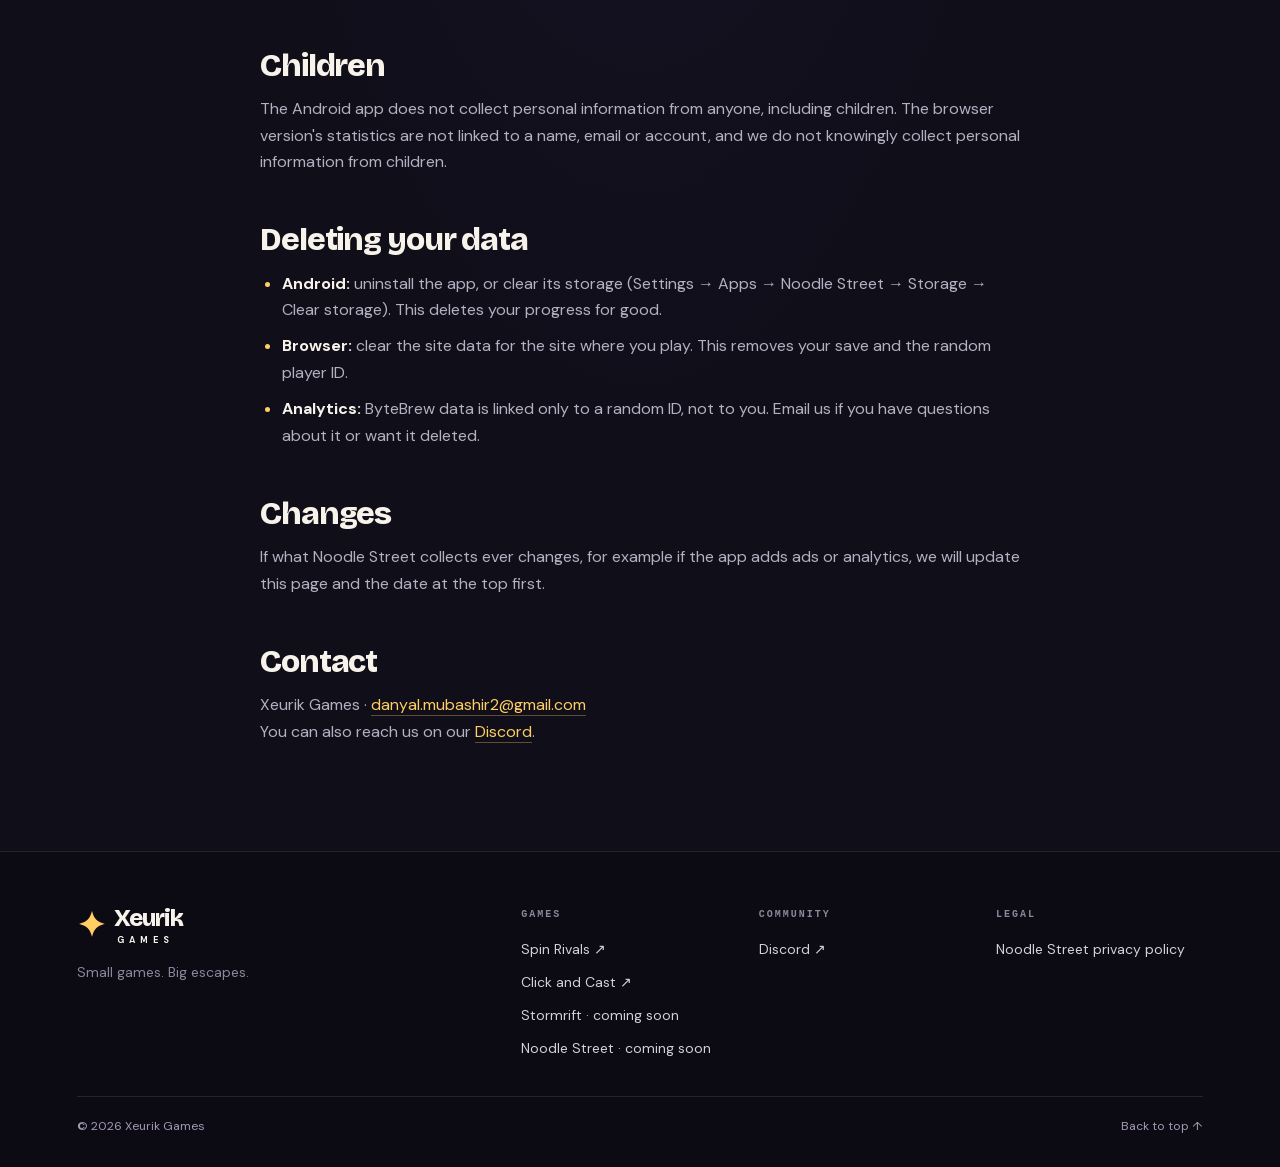
<file: noodle-street/privacy.html>
<!doctype html>
<html lang="en">
<head>
  <meta charset="utf-8">
  <meta name="viewport" content="width=device-width, initial-scale=1">
  <title>Noodle Street Privacy Policy — Xeurik Games</title>
  <meta name="description" content="What Noodle Street, a game by Xeurik Games, collects and how it is used, for the Android app and the browser version.">
  <meta name="theme-color" content="#100e19">
  <link rel="icon" href="../assets/favicon.svg" type="image/svg+xml">
  <link rel="preload" href="../assets/fonts/bricolage-grotesque.woff2" as="font" type="font/woff2" crossorigin>
  <link rel="preload" href="../assets/fonts/dm-sans.woff2" as="font" type="font/woff2" crossorigin>
  <link rel="stylesheet" href="../styles.css?v=5">
  <script src="../script.js?v=4" defer></script>
</head>
<body>
<a class="skip" href="#main">Skip to content</a>

<header class="header">
  <a class="brand" href="../index.html" aria-label="Xeurik Games home"><span class="brand-icon" aria-hidden="true">✦</span><span>Xeurik<span class="brand-small">GAMES</span></span></a>
  <nav aria-label="Main navigation">
    <a href="../index.html#games">Games</a>
    <a href="../index.html#community">Community</a>
    <a href="../index.html#studio">Studio</a>
  </nav>
  <a class="button small pink" href="../index.html#noodle-street">Noodle Street <span aria-hidden="true">↗</span></a>
</header>

<main id="main" class="legal">
  <article class="legal-inner">
    <p class="eyebrow">Noodle Street · Xeurik Games</p>
    <h1>Privacy policy</h1>
    <p class="updated">Effective 15 November 2026</p>

    <p>This page explains what information <strong>Noodle Street</strong>, a game by Xeurik Games, collects and how it is used. It covers the Android app on Google Play and the version you play in a web browser, such as on CrazyGames.</p>

    <section class="summary" aria-labelledby="short-title">
      <h2 id="short-title">The short version</h2>
      <ul>
        <li><strong>The Android app collects nothing.</strong> No account, no ads, no analytics. Your ramen stall stays on your device.</li>
        <li><strong>The browser version</strong> sends anonymous gameplay statistics to our analytics provider, ByteBrew, so we can see what to improve. You can switch this off in the game's Settings.</li>
        <li>We never sell your information, and we never ask for your name or email to play.</li>
      </ul>
    </section>

    <h2>The Android app</h2>
    <ul>
      <li><strong>Your progress stays on your phone.</strong> Your save and your settings are stored on your device, in the app's own storage. They are never sent to us.</li>
      <li><strong>Backups.</strong> If Android backup is turned on, Android may include the app's data in your device backup to your Google account, so your progress can move to a new phone. Google handles that backup under its own privacy policy, and we cannot see it.</li>
      <li><strong>No ads, no analytics, no sign-in.</strong> The app has no advertising and no analytics, and does not share data with anyone.</li>
      <li><strong>The internet.</strong> The game does not send data to us or anyone else. It only uses the internet when you tap a link, such as this privacy policy, which opens in your browser.</li>
      <li><strong>Google Play.</strong> Google may give us anonymous, combined crash and performance statistics (Android vitals) from players who allowed this in their device settings. Google collects these under the <a href="https://policies.google.com/privacy" target="_blank" rel="noopener noreferrer">Google Privacy Policy</a>.</li>
    </ul>
    <!-- If analytics or ads are ever switched on in the Android app (game/src/platform/analytics.ts skips ByteBrew
         when VITE_TARGET is 'android'), replace "No ads, no analytics, no sign-in" above with the analytics wording
         from the browser section, update the short version and the date, and update the Data safety form in
         Google Play Console. -->

    <h2>The browser version</h2>
    <ul>
      <li><strong>Your progress</strong> is saved in your browser's local storage on your device, and in your CrazyGames account if you play there signed in.</li>
      <li><strong>Analytics.</strong> We use <a href="https://bytebrew.io" target="_blank" rel="noopener noreferrer">ByteBrew</a> to understand how the game is played: when a play session starts and ends, how far you get (the day you reach, each night's results such as bowls served, tips and walkouts, goals and stars earned, buildings and upgrades bought, menu changes) and which accessibility options are on, plus your browser and device type, screen size, approximate country and a random player ID stored in your browser. It does not include your name, your email or anything you type. ByteBrew processes this for us and keeps it for up to 24 months; see the <a href="https://docs.bytebrew.io/BBSettings/privacypolicy" target="_blank" rel="noopener noreferrer">ByteBrew privacy policy</a>.</li>
      <li><strong>Turning it off.</strong> In the game, open Settings → Privacy → Share anonymous play stats and switch it off. Nothing more is sent from then on.</li>
      <li><strong>On CrazyGames</strong>, the <a href="https://www.crazygames.com/privacy-policy" target="_blank" rel="noopener noreferrer">CrazyGames privacy policy</a> covers your CrazyGames account, cloud saves and any ads CrazyGames shows.</li>
    </ul>

    <h2>Children</h2>
    <p>The Android app does not collect personal information from anyone, including children. The browser version's statistics are not linked to a name, email or account, and we do not knowingly collect personal information from children.</p>

    <h2>Deleting your data</h2>
    <ul>
      <li><strong>Android:</strong> uninstall the app, or clear its storage (Settings → Apps → Noodle Street → Storage → Clear storage). This deletes your progress for good.</li>
      <li><strong>Browser:</strong> clear the site data for the site where you play. This removes your save and the random player ID.</li>
      <li><strong>Analytics:</strong> ByteBrew data is linked only to a random ID, not to you. Email us if you have questions about it or want it deleted.</li>
    </ul>

    <h2>Changes</h2>
    <p>If what Noodle Street collects ever changes, for example if the app adds ads or analytics, we will update this page and the date at the top first.</p>

    <h2>Contact</h2>
    <p>Xeurik Games · <a href="mailto:danyal.mubashir2@gmail.com">danyal.mubashir2@gmail.com</a><br>You can also reach us on our <a href="https://discord.gg/SkzYmR8vNn" target="_blank" rel="noopener noreferrer">Discord</a>.</p>
  </article>
</main>

<footer class="footer">
  <div class="wrap footer-grid">
    <div class="footer-brand">
      <a class="brand" href="../index.html"><span class="brand-icon" aria-hidden="true">✦</span><span>Xeurik<span class="brand-small">GAMES</span></span></a>
      <p>Small games. Big escapes.</p>
    </div>
    <nav class="footer-col" aria-label="Games">
      <p class="eyebrow">Games</p>
      <a href="https://www.crazygames.com/game/spin-rivals-nrp" target="_blank" rel="noopener noreferrer">Spin Rivals ↗</a>
      <a href="https://store.steampowered.com/app/4827230/Click_and_Cast/" target="_blank" rel="noopener noreferrer">Click and Cast ↗</a>
      <a href="../index.html#stormrift">Stormrift · coming soon</a>
      <a href="../index.html#noodle-street">Noodle Street · coming soon</a>
    </nav>
    <nav class="footer-col" aria-label="Community">
      <p class="eyebrow">Community</p>
      <a href="https://discord.gg/SkzYmR8vNn" target="_blank" rel="noopener noreferrer">Discord ↗</a>
    </nav>
    <nav class="footer-col" aria-label="Legal">
      <p class="eyebrow">Legal</p>
      <a href="privacy.html" aria-current="page">Noodle Street privacy policy</a>
    </nav>
  </div>
  <div class="wrap footer-bottom"><p>© <span id="year">2026</span> Xeurik Games</p><a href="#">Back to top ↑</a></div>
</footer>
</body>
</html>
</file>
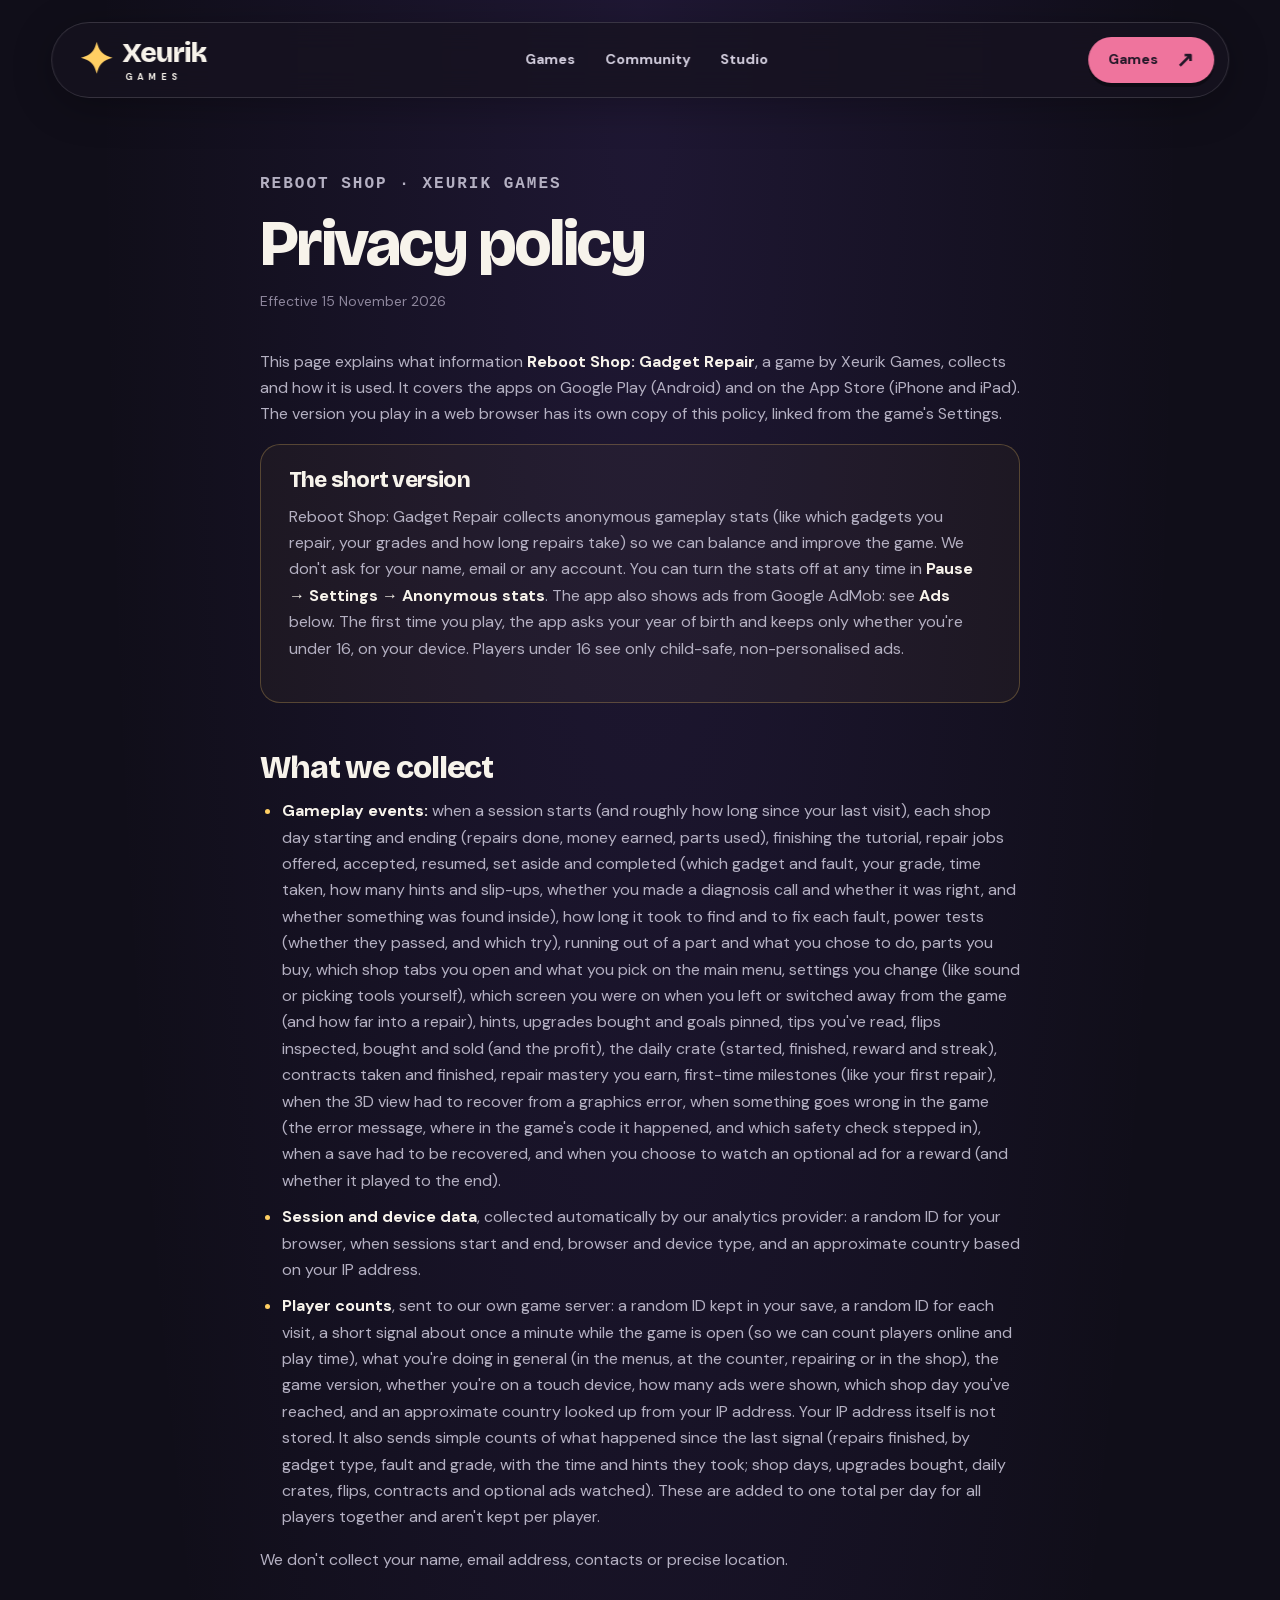
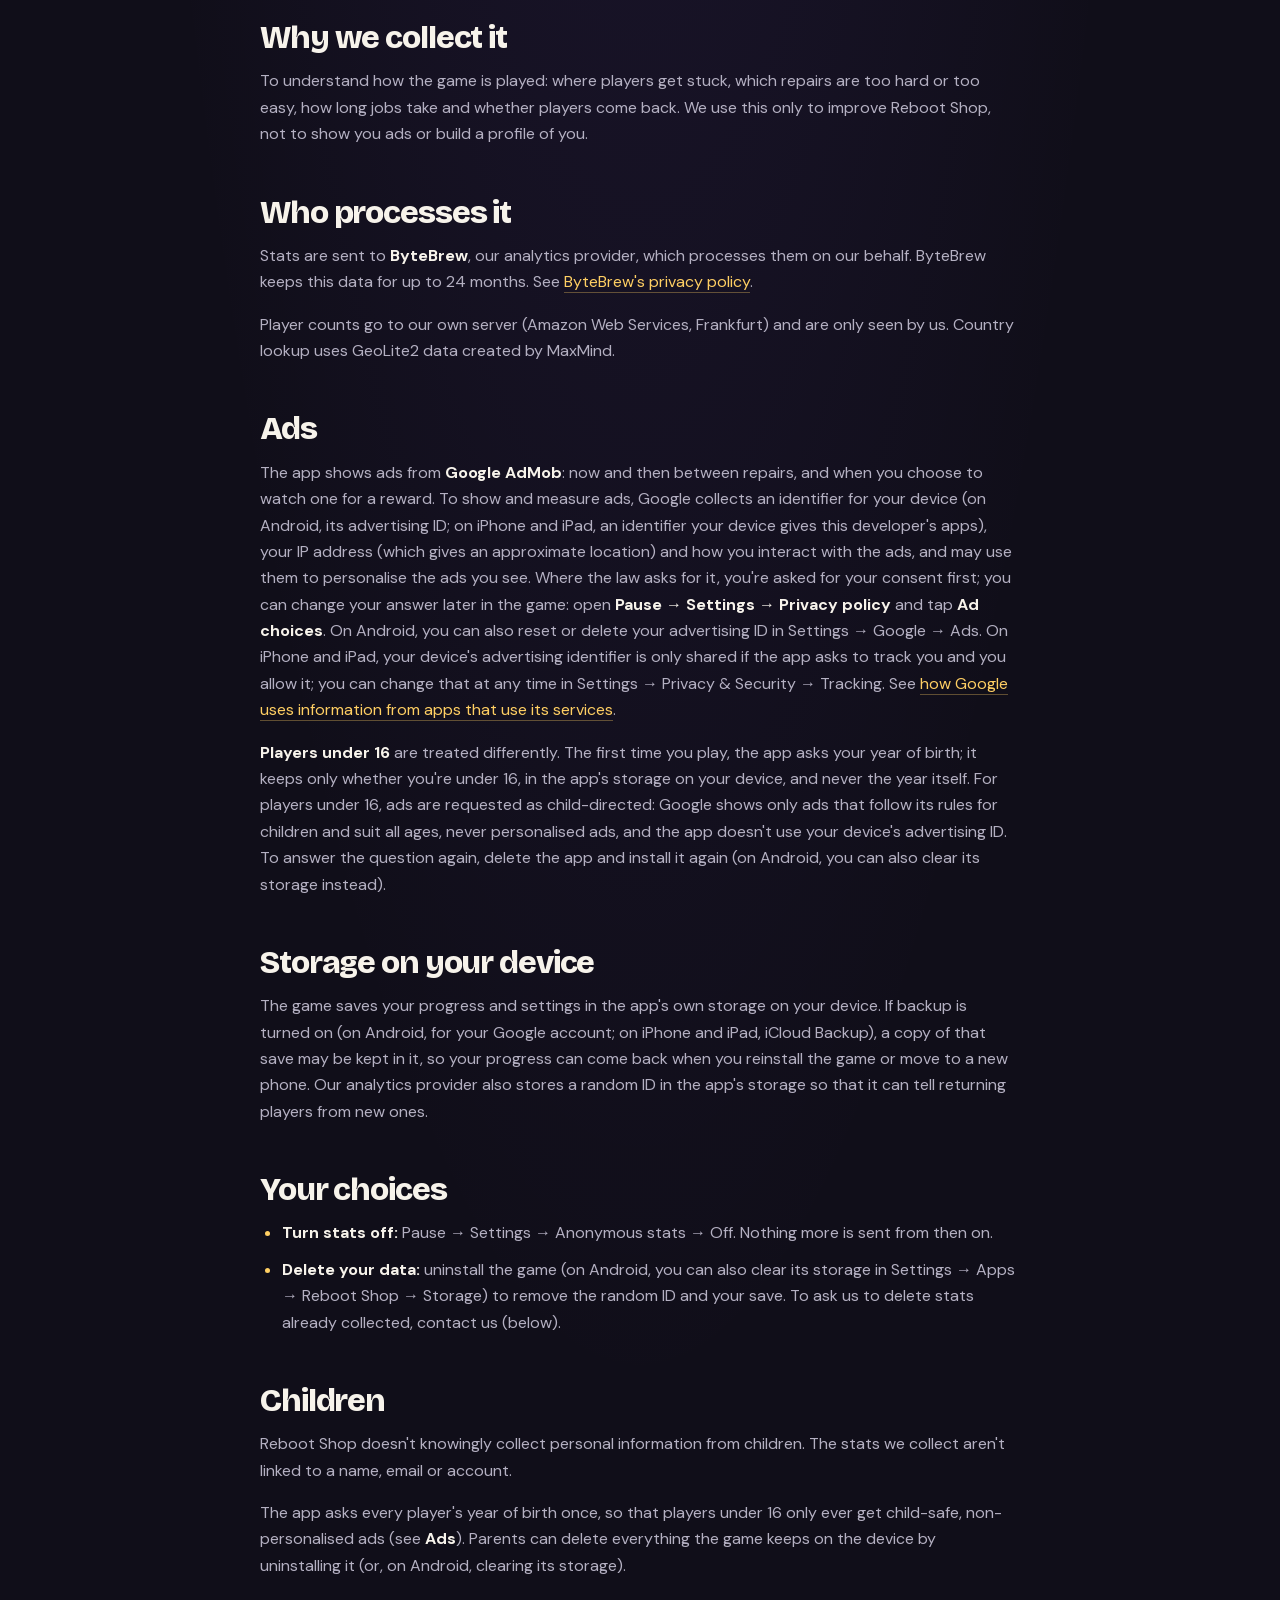
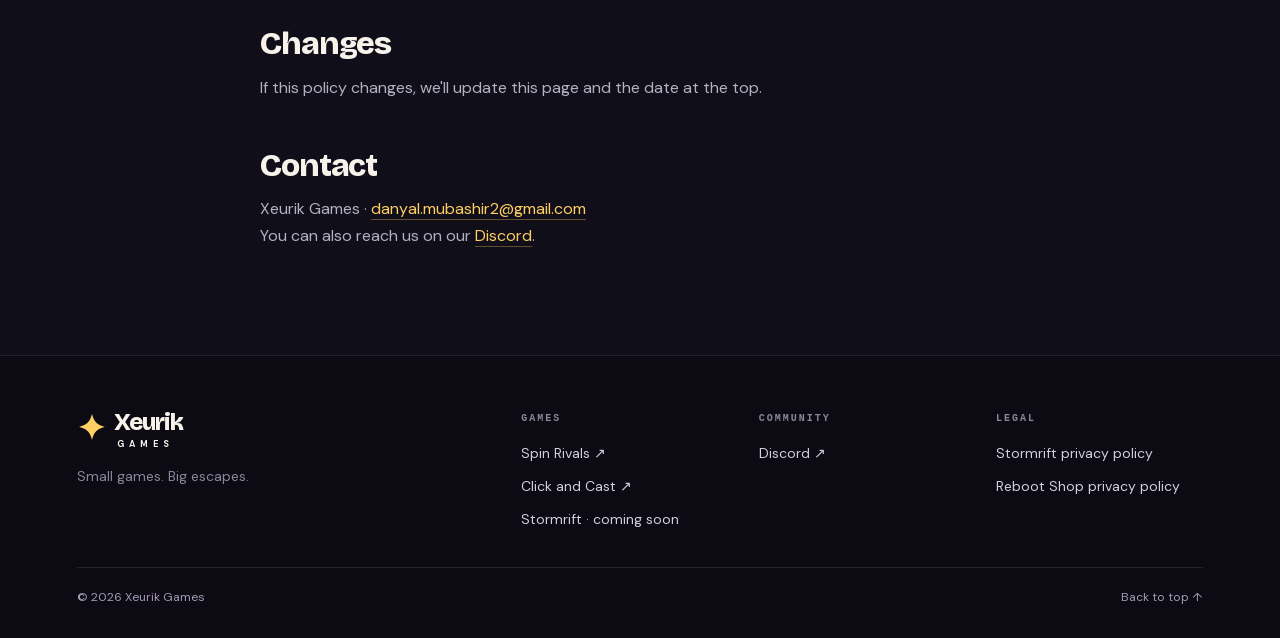
<file: reboot-shop/privacy.html>
<!doctype html>
<html lang="en">
<head>
  <meta charset="utf-8">
  <meta name="viewport" content="width=device-width, initial-scale=1">
  <title>Reboot Shop Privacy Policy — Xeurik Games</title>
  <meta name="description" content="What Reboot Shop: Gadget Repair, a game by Xeurik Games, collects and how it is used, for the Android and iOS apps.">
  <meta name="theme-color" content="#100e19">
  <link rel="icon" href="../assets/favicon.svg" type="image/svg+xml">
  <link rel="preload" href="../assets/fonts/bricolage-grotesque.woff2" as="font" type="font/woff2" crossorigin>
  <link rel="preload" href="../assets/fonts/dm-sans.woff2" as="font" type="font/woff2" crossorigin>
  <link rel="stylesheet" href="../styles.css?v=4">
  <script src="../script.js?v=4" defer></script>
</head>
<body>
<a class="skip" href="#main">Skip to content</a>

<header class="header">
  <a class="brand" href="../index.html" aria-label="Xeurik Games home"><span class="brand-icon" aria-hidden="true">✦</span><span>Xeurik<span class="brand-small">GAMES</span></span></a>
  <nav aria-label="Main navigation">
    <a href="../index.html#games">Games</a>
    <a href="../index.html#community">Community</a>
    <a href="../index.html#studio">Studio</a>
  </nav>
  <a class="button small pink" href="../index.html#games">Games <span aria-hidden="true">↗</span></a>
</header>

<main id="main" class="legal">
  <article class="legal-inner">
    <!-- The policies inside the Android and iOS apps, in one page. Their source is the Reboot Shop
         project's public/privacy.html (its data-host="app", "android" and "ios" wording); change that
         first, rebuild the apps' copies (npm run build:web in android/ and ios/), then bring this page
         and its date in line. Where the apps differ, this page says which is which. -->
    <p class="eyebrow">Reboot Shop · Xeurik Games</p>
    <h1>Privacy policy</h1>
    <p class="updated">Effective 15 November 2026</p>

    <p>This page explains what information <strong>Reboot Shop: Gadget Repair</strong>, a game by Xeurik Games, collects and how it is used. It covers the apps on Google Play (Android) and on the App Store (iPhone and iPad). The version you play in a web browser has its own copy of this policy, linked from the game's Settings.</p>

    <section class="summary" aria-labelledby="short-title">
      <h2 id="short-title">The short version</h2>
      <p>Reboot Shop: Gadget Repair collects anonymous gameplay stats (like which gadgets you repair, your grades and how long repairs take) so we can balance and improve the game. We don't ask for your name, email or any account. You can turn the stats off at any time in <strong>Pause → Settings → Anonymous stats</strong>.<span> The app also shows ads from Google AdMob: see <strong>Ads</strong> below.</span> The first time you play, the app asks your year of birth and keeps only whether you're under 16, on your device. Players under 16 see only child-safe, non-personalised ads.</p>
    </section>

    <h2>What we collect</h2>
    <ul>
    <li><strong>Gameplay events:</strong> when a session starts (and roughly how long since your last visit), each shop day starting and ending (repairs done, money earned, parts used), finishing the tutorial, repair jobs offered, accepted, resumed, set aside and completed (which gadget and fault, your grade, time taken, how many hints and slip-ups, whether you made a diagnosis call and whether it was right, and whether something was found inside), how long it took to find and to fix each fault, power tests (whether they passed, and which try), running out of a part and what you chose to do, parts you buy, which shop tabs you open and what you pick on the main menu, settings you change (like sound or picking tools yourself), which screen you were on when you left or switched away from the game (and how far into a repair), hints, upgrades bought and goals pinned, tips you've read, flips inspected, bought and sold (and the profit), the daily crate (started, finished, reward and streak), contracts taken and finished, repair mastery you earn, first-time milestones (like your first repair), when the 3D view had to recover from a graphics error, when something goes wrong in the game (the error message, where in the game's code it happened, and which safety check stepped in), when a save had to be recovered, and when you choose to watch an optional ad for a reward (and whether it played to the end).</li>
    <li><strong>Session and device data</strong>, collected automatically by our analytics provider: a random ID for your browser, when sessions start and end, browser and device type, and an approximate country based on your IP address.</li>
    <li><strong>Player counts</strong>, sent to our own game server: a random ID kept in your save, a random ID for each visit, a short signal about once a minute while the game is open (so we can count players online and play time), what you're doing in general (in the menus, at the counter, repairing or in the shop), the game version, whether you're on a touch device, how many ads were shown, which shop day you've reached, and an approximate country looked up from your IP address. Your IP address itself is not stored. It also sends simple counts of what happened since the last signal (repairs finished, by gadget type, fault and grade, with the time and hints they took; shop days, upgrades bought, daily crates, flips, contracts and optional ads watched). These are added to one total per day for all players together and aren't kept per player.</li>
    </ul>
    <p>We don't collect your name, email address, contacts or precise location.</p>

    <h2>Why we collect it</h2>
    <p>To understand how the game is played: where players get stuck, which repairs are too hard or too easy, how long jobs take and whether players come back. We use this only to improve Reboot Shop, not to show you ads or build a profile of you.</p>

    <h2>Who processes it</h2>
    <p>Stats are sent to <strong>ByteBrew</strong>, our analytics provider, which processes them on our behalf. ByteBrew keeps this data for up to 24 months. See <a href="https://docs.bytebrew.io/BBSettings/privacypolicy" target="_blank" rel="noopener">ByteBrew's privacy policy</a>.</p>
    <p>Player counts go to our own server (Amazon Web Services, Frankfurt) and are only seen by us. Country lookup uses GeoLite2 data created by MaxMind.</p>

    <h2>Ads</h2>
    <p>The app shows ads from <strong>Google AdMob</strong>: now and then between repairs, and when you choose to watch one for a reward. To show and measure ads, Google collects an identifier for your device (on Android, its advertising ID; on iPhone and iPad, an identifier your device gives this developer's apps), your IP address (which gives an approximate location) and how you interact with the ads, and may use them to personalise the ads you see. Where the law asks for it, you're asked for your consent first; you can change your answer later in the game: open <strong>Pause → Settings → Privacy policy</strong> and tap <strong>Ad choices</strong>. On Android, you can also reset or delete your advertising ID in Settings → Google → Ads. On iPhone and iPad, your device's advertising identifier is only shared if the app asks to track you and you allow it; you can change that at any time in Settings → Privacy &amp; Security → Tracking. See <a href="https://policies.google.com/technologies/partner-sites" target="_blank" rel="noopener">how Google uses information from apps that use its services</a>.</p>
    <p><strong>Players under 16</strong> are treated differently. The first time you play, the app asks your year of birth; it keeps only whether you're under 16, in the app's storage on your device, and never the year itself. For players under 16, ads are requested as child-directed: Google shows only ads that follow its rules for children and suit all ages, never personalised ads, and the app doesn't use your device's advertising ID. To answer the question again, delete the app and install it again (on Android, you can also clear its storage instead).</p>

    <h2>Storage on your device</h2>
    <p>The game saves your progress and settings in the app's own storage on your device. If backup is turned on (on Android, for your Google account; on iPhone and iPad, iCloud Backup), a copy of that save may be kept in it, so your progress can come back when you reinstall the game or move to a new phone. Our analytics provider also stores a random ID in the app's storage so that it can tell returning players from new ones.</p>

    <h2>Your choices</h2>
    <ul>
    <li><strong>Turn stats off:</strong> Pause → Settings → Anonymous stats → Off. Nothing more is sent from then on.</li>
    <li><strong>Delete your data:</strong> uninstall the game (on Android, you can also clear its storage in Settings → Apps → Reboot Shop → Storage) to remove the random ID and your save. To ask us to delete stats already collected, contact us (below).</li>
    </ul>

    <h2>Children</h2>
    <p>Reboot Shop doesn't knowingly collect personal information from children. The stats we collect aren't linked to a name, email or account.</p>
    <p>The app asks every player's year of birth once, so that players under 16 only ever get child-safe, non-personalised ads (see <strong>Ads</strong>). Parents can delete everything the game keeps on the device by uninstalling it (or, on Android, clearing its storage).</p>

    <h2>Changes</h2>
    <p>If this policy changes, we'll update this page and the date at the top.</p>

    <h2>Contact</h2>
    <p>Xeurik Games · <a href="mailto:danyal.mubashir2@gmail.com">danyal.mubashir2@gmail.com</a><br>You can also reach us on our <a href="https://discord.gg/SkzYmR8vNn" target="_blank" rel="noopener noreferrer">Discord</a>.</p>

  </article>
</main>

<footer class="footer">
  <div class="wrap footer-grid">
    <div class="footer-brand">
      <a class="brand" href="../index.html"><span class="brand-icon" aria-hidden="true">✦</span><span>Xeurik<span class="brand-small">GAMES</span></span></a>
      <p>Small games. Big escapes.</p>
    </div>
    <nav class="footer-col" aria-label="Games">
      <p class="eyebrow">Games</p>
      <a href="https://www.crazygames.com/game/spin-rivals-nrp" target="_blank" rel="noopener noreferrer">Spin Rivals ↗</a>
      <a href="https://store.steampowered.com/app/4827230/Click_and_Cast/" target="_blank" rel="noopener noreferrer">Click and Cast ↗</a>
      <a href="../index.html#stormrift">Stormrift · coming soon</a>
    </nav>
    <nav class="footer-col" aria-label="Community">
      <p class="eyebrow">Community</p>
      <a href="https://discord.gg/SkzYmR8vNn" target="_blank" rel="noopener noreferrer">Discord ↗</a>
    </nav>
    <nav class="footer-col" aria-label="Legal">
      <p class="eyebrow">Legal</p>
      <a href="../stormrift/privacy.html">Stormrift privacy policy</a>
      <a href="privacy.html" aria-current="page">Reboot Shop privacy policy</a>
    </nav>
  </div>
  <div class="wrap footer-bottom"><p>© <span id="year">2026</span> Xeurik Games</p><a href="#">Back to top ↑</a></div>
</footer>
</body>
</html>
</file>
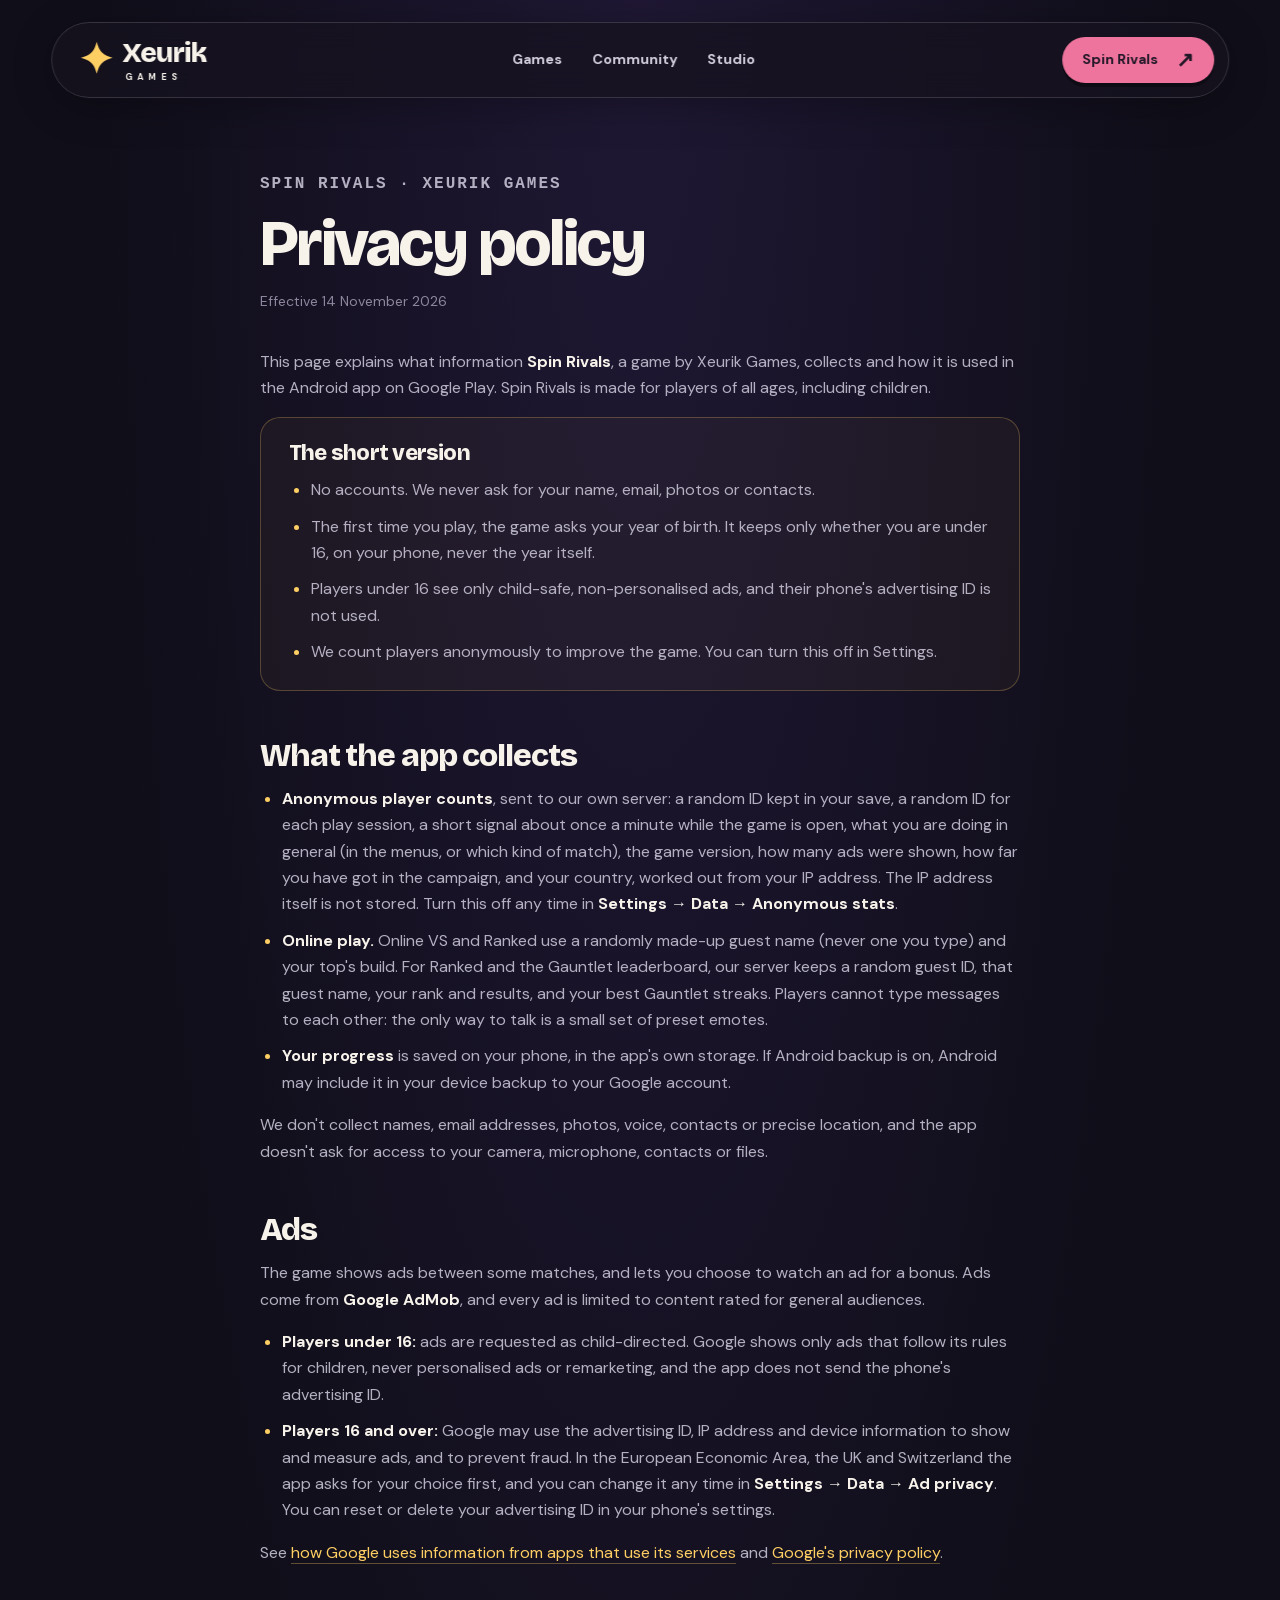
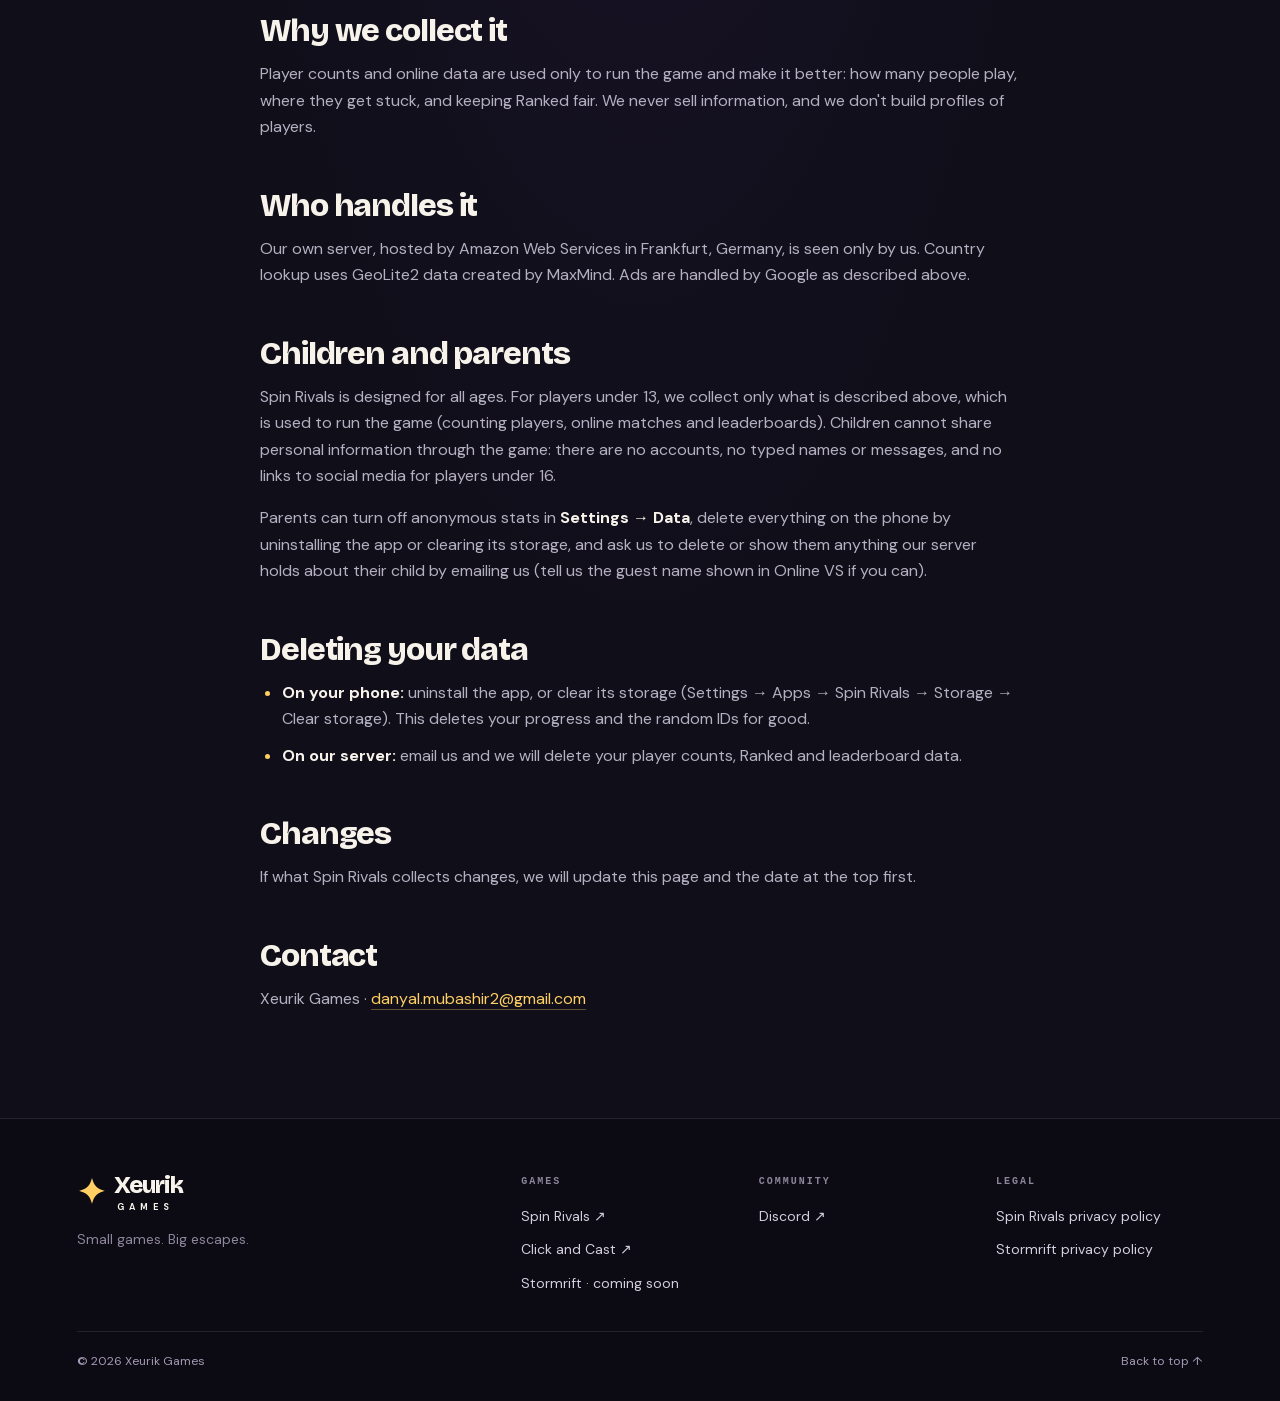
<file: spin-rivals/privacy.html>
<!doctype html>
<html lang="en">
<head>
  <meta charset="utf-8">
  <meta name="viewport" content="width=device-width, initial-scale=1">
  <title>Spin Rivals Privacy Policy — Xeurik Games</title>
  <meta name="description" content="What Spin Rivals, a game by Xeurik Games, collects and how it is used in the Android app.">
  <meta name="theme-color" content="#100e19">
  <link rel="icon" href="../assets/favicon.svg" type="image/svg+xml">
  <link rel="preload" href="../assets/fonts/bricolage-grotesque.woff2" as="font" type="font/woff2" crossorigin>
  <link rel="preload" href="../assets/fonts/dm-sans.woff2" as="font" type="font/woff2" crossorigin>
  <link rel="stylesheet" href="../styles.css?v=4">
  <script src="../script.js?v=4" defer></script>
</head>
<body>
<a class="skip" href="#main">Skip to content</a>

<header class="header">
  <a class="brand" href="../index.html" aria-label="Xeurik Games home"><span class="brand-icon" aria-hidden="true">✦</span><span>Xeurik<span class="brand-small">GAMES</span></span></a>
  <nav aria-label="Main navigation">
    <a href="../index.html#games">Games</a>
    <a href="../index.html#community">Community</a>
    <a href="../index.html#studio">Studio</a>
  </nav>
  <a class="button small pink" href="../index.html#spin-rivals">Spin Rivals <span aria-hidden="true">↗</span></a>
</header>

<main id="main" class="legal">
  <article class="legal-inner">
    <p class="eyebrow">Spin Rivals · Xeurik Games</p>
    <h1>Privacy policy</h1>
    <p class="updated">Effective 14 November 2026</p>

    <p>This page explains what information <strong>Spin Rivals</strong>, a game by Xeurik Games, collects and how it is used in the Android app on Google Play. Spin Rivals is made for players of all ages, including children.</p>

    <section class="summary" aria-labelledby="short-title">
      <h2 id="short-title">The short version</h2>
      <ul>
        <li>No accounts. We never ask for your name, email, photos or contacts.</li>
        <li>The first time you play, the game asks your year of birth. It keeps only whether you are under 16, on your phone, never the year itself.</li>
        <li>Players under 16 see only child-safe, non-personalised ads, and their phone's advertising ID is not used.</li>
        <li>We count players anonymously to improve the game. You can turn this off in Settings.</li>
      </ul>
    </section>

    <h2>What the app collects</h2>
    <ul>
      <li><strong>Anonymous player counts</strong>, sent to our own server: a random ID kept in your save, a random ID for each play session, a short signal about once a minute while the game is open, what you are doing in general (in the menus, or which kind of match), the game version, how many ads were shown, how far you have got in the campaign, and your country, worked out from your IP address. The IP address itself is not stored. Turn this off any time in <strong>Settings → Data → Anonymous stats</strong>.</li>
      <li><strong>Online play.</strong> Online VS and Ranked use a randomly made-up guest name (never one you type) and your top's build. For Ranked and the Gauntlet leaderboard, our server keeps a random guest ID, that guest name, your rank and results, and your best Gauntlet streaks. Players cannot type messages to each other: the only way to talk is a small set of preset emotes.</li>
      <li><strong>Your progress</strong> is saved on your phone, in the app's own storage. If Android backup is on, Android may include it in your device backup to your Google account.</li>
    </ul>
    <p>We don't collect names, email addresses, photos, voice, contacts or precise location, and the app doesn't ask for access to your camera, microphone, contacts or files.</p>

    <h2>Ads</h2>
    <p>The game shows ads between some matches, and lets you choose to watch an ad for a bonus. Ads come from <strong>Google AdMob</strong>, and every ad is limited to content rated for general audiences.</p>
    <ul>
      <li><strong>Players under 16:</strong> ads are requested as child-directed. Google shows only ads that follow its rules for children, never personalised ads or remarketing, and the app does not send the phone's advertising ID.</li>
      <li><strong>Players 16 and over:</strong> Google may use the advertising ID, IP address and device information to show and measure ads, and to prevent fraud. In the European Economic Area, the UK and Switzerland the app asks for your choice first, and you can change it any time in <strong>Settings → Data → Ad privacy</strong>. You can reset or delete your advertising ID in your phone's settings.</li>
    </ul>
    <p>See <a href="https://policies.google.com/technologies/partner-sites" target="_blank" rel="noopener noreferrer">how Google uses information from apps that use its services</a> and <a href="https://policies.google.com/privacy" target="_blank" rel="noopener noreferrer">Google's privacy policy</a>.</p>

    <h2>Why we collect it</h2>
    <p>Player counts and online data are used only to run the game and make it better: how many people play, where they get stuck, and keeping Ranked fair. We never sell information, and we don't build profiles of players.</p>

    <h2>Who handles it</h2>
    <p>Our own server, hosted by Amazon Web Services in Frankfurt, Germany, is seen only by us. Country lookup uses GeoLite2 data created by MaxMind. Ads are handled by Google as described above.</p>

    <h2>Children and parents</h2>
    <p>Spin Rivals is designed for all ages. For players under 13, we collect only what is described above, which is used to run the game (counting players, online matches and leaderboards). Children cannot share personal information through the game: there are no accounts, no typed names or messages, and no links to social media for players under 16.</p>
    <p>Parents can turn off anonymous stats in <strong>Settings → Data</strong>, delete everything on the phone by uninstalling the app or clearing its storage, and ask us to delete or show them anything our server holds about their child by emailing us (tell us the guest name shown in Online VS if you can).</p>

    <h2>Deleting your data</h2>
    <ul>
      <li><strong>On your phone:</strong> uninstall the app, or clear its storage (Settings → Apps → Spin Rivals → Storage → Clear storage). This deletes your progress and the random IDs for good.</li>
      <li><strong>On our server:</strong> email us and we will delete your player counts, Ranked and leaderboard data.</li>
    </ul>

    <h2>Changes</h2>
    <p>If what Spin Rivals collects changes, we will update this page and the date at the top first.</p>

    <h2>Contact</h2>
    <p>Xeurik Games · <a href="mailto:danyal.mubashir2@gmail.com">danyal.mubashir2@gmail.com</a></p>
  </article>
</main>

<footer class="footer">
  <div class="wrap footer-grid">
    <div class="footer-brand">
      <a class="brand" href="../index.html"><span class="brand-icon" aria-hidden="true">✦</span><span>Xeurik<span class="brand-small">GAMES</span></span></a>
      <p>Small games. Big escapes.</p>
    </div>
    <nav class="footer-col" aria-label="Games">
      <p class="eyebrow">Games</p>
      <a href="https://www.crazygames.com/game/spin-rivals-nrp" target="_blank" rel="noopener noreferrer">Spin Rivals ↗</a>
      <a href="https://store.steampowered.com/app/4827230/Click_and_Cast/" target="_blank" rel="noopener noreferrer">Click and Cast ↗</a>
      <a href="../index.html#stormrift">Stormrift · coming soon</a>
    </nav>
    <nav class="footer-col" aria-label="Community">
      <p class="eyebrow">Community</p>
      <a href="https://discord.gg/SkzYmR8vNn" target="_blank" rel="noopener noreferrer">Discord ↗</a>
    </nav>
    <nav class="footer-col" aria-label="Legal">
      <p class="eyebrow">Legal</p>
      <a href="privacy.html" aria-current="page">Spin Rivals privacy policy</a>
      <a href="../stormrift/privacy.html">Stormrift privacy policy</a>
    </nav>
  </div>
  <div class="wrap footer-bottom"><p>© <span id="year">2026</span> Xeurik Games</p><a href="#">Back to top ↑</a></div>
</footer>
</body>
</html>
</file>
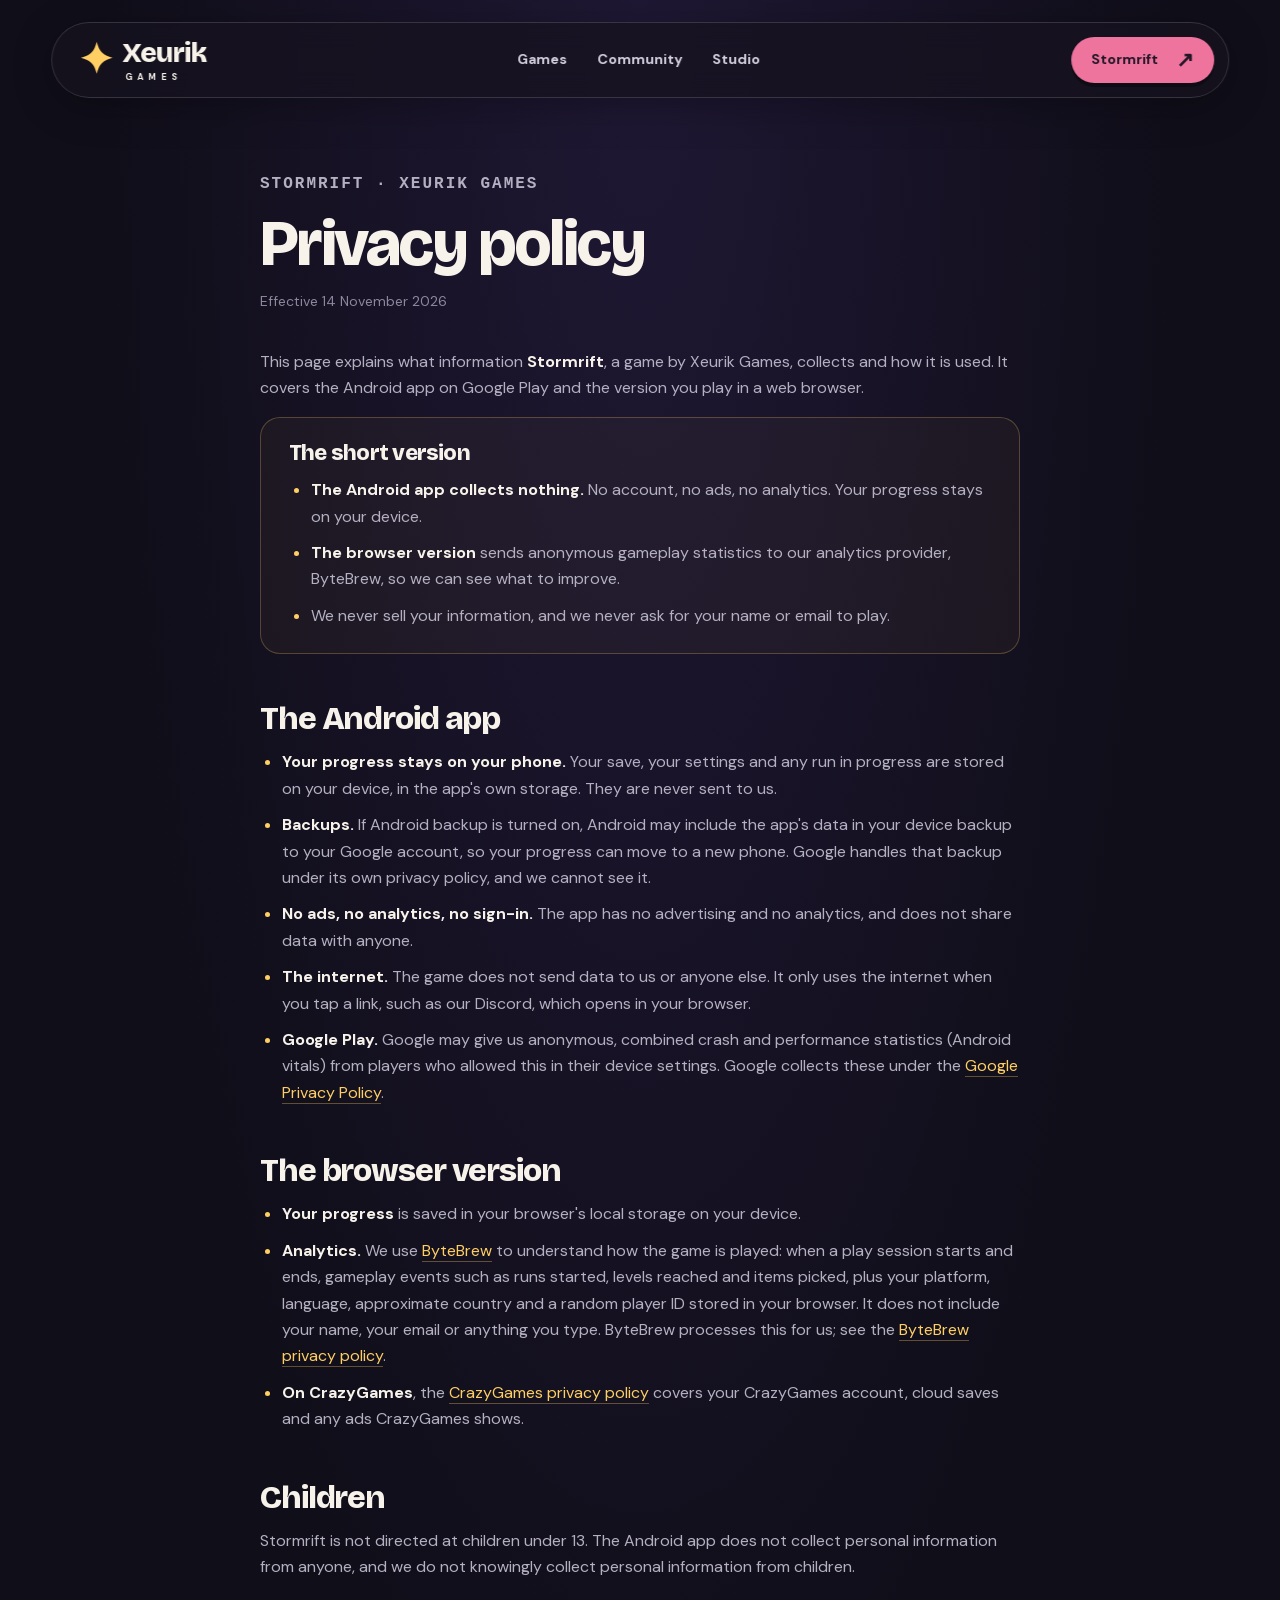
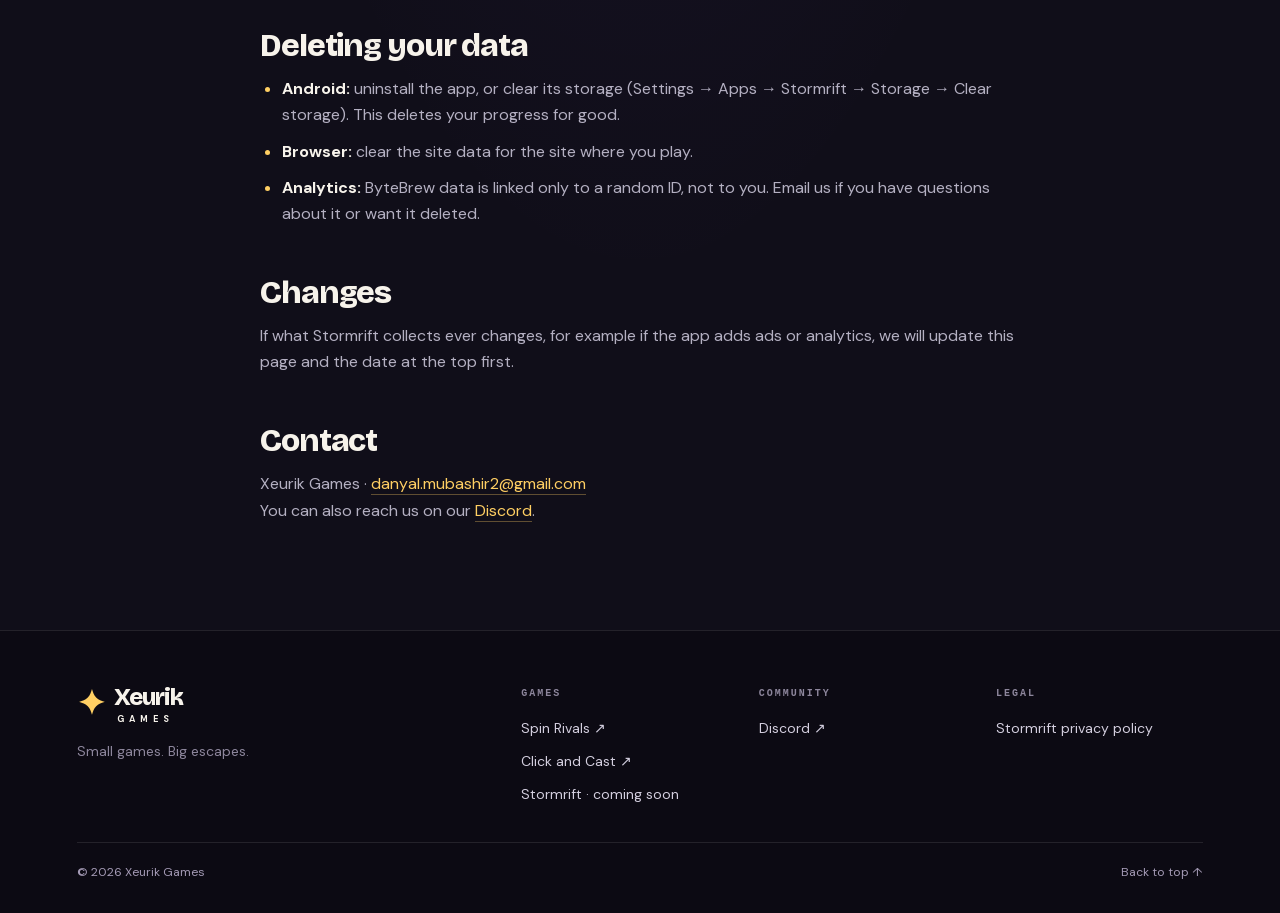
<file: stormrift/privacy.html>
<!doctype html>
<html lang="en">
<head>
  <meta charset="utf-8">
  <meta name="viewport" content="width=device-width, initial-scale=1">
  <title>Stormrift Privacy Policy — Xeurik Games</title>
  <meta name="description" content="What Stormrift, a game by Xeurik Games, collects and how it is used, for the Android app and the browser version.">
  <meta name="theme-color" content="#100e19">
  <link rel="icon" href="../assets/favicon.svg" type="image/svg+xml">
  <link rel="preload" href="../assets/fonts/bricolage-grotesque.woff2" as="font" type="font/woff2" crossorigin>
  <link rel="preload" href="../assets/fonts/dm-sans.woff2" as="font" type="font/woff2" crossorigin>
  <link rel="stylesheet" href="../styles.css?v=4">
  <script src="../script.js?v=4" defer></script>
</head>
<body>
<a class="skip" href="#main">Skip to content</a>

<header class="header">
  <a class="brand" href="../index.html" aria-label="Xeurik Games home"><span class="brand-icon" aria-hidden="true">✦</span><span>Xeurik<span class="brand-small">GAMES</span></span></a>
  <nav aria-label="Main navigation">
    <a href="../index.html#games">Games</a>
    <a href="../index.html#community">Community</a>
    <a href="../index.html#studio">Studio</a>
  </nav>
  <a class="button small pink" href="../index.html#stormrift">Stormrift <span aria-hidden="true">↗</span></a>
</header>

<main id="main" class="legal">
  <article class="legal-inner">
    <p class="eyebrow">Stormrift · Xeurik Games</p>
    <h1>Privacy policy</h1>
    <p class="updated">Effective 14 November 2026</p>

    <p>This page explains what information <strong>Stormrift</strong>, a game by Xeurik Games, collects and how it is used. It covers the Android app on Google Play and the version you play in a web browser.</p>

    <section class="summary" aria-labelledby="short-title">
      <h2 id="short-title">The short version</h2>
      <ul>
        <li><strong>The Android app collects nothing.</strong> No account, no ads, no analytics. Your progress stays on your device.</li>
        <li><strong>The browser version</strong> sends anonymous gameplay statistics to our analytics provider, ByteBrew, so we can see what to improve.</li>
        <li>We never sell your information, and we never ask for your name or email to play.</li>
      </ul>
    </section>

    <h2>The Android app</h2>
    <ul>
      <li><strong>Your progress stays on your phone.</strong> Your save, your settings and any run in progress are stored on your device, in the app's own storage. They are never sent to us.</li>
      <li><strong>Backups.</strong> If Android backup is turned on, Android may include the app's data in your device backup to your Google account, so your progress can move to a new phone. Google handles that backup under its own privacy policy, and we cannot see it.</li>
      <li><strong>No ads, no analytics, no sign-in.</strong> The app has no advertising and no analytics, and does not share data with anyone.</li>
      <li><strong>The internet.</strong> The game does not send data to us or anyone else. It only uses the internet when you tap a link, such as our Discord, which opens in your browser.</li>
      <li><strong>Google Play.</strong> Google may give us anonymous, combined crash and performance statistics (Android vitals) from players who allowed this in their device settings. Google collects these under the <a href="https://policies.google.com/privacy" target="_blank" rel="noopener noreferrer">Google Privacy Policy</a>.</li>
    </ul>
    <!-- If ByteBrew analytics is ever switched on in the Android app (android/.env.local in the game's folder),
         replace "No ads, no analytics, no sign-in" above with the analytics wording from the browser section,
         update the short version and the date, and update the Data safety form in Google Play Console. -->

    <h2>The browser version</h2>
    <ul>
      <li><strong>Your progress</strong> is saved in your browser's local storage on your device.</li>
      <li><strong>Analytics.</strong> We use <a href="https://bytebrew.io" target="_blank" rel="noopener noreferrer">ByteBrew</a> to understand how the game is played: when a play session starts and ends, gameplay events such as runs started, levels reached and items picked, plus your platform, language, approximate country and a random player ID stored in your browser. It does not include your name, your email or anything you type. ByteBrew processes this for us; see the <a href="https://docs.bytebrew.io/BBSettings/privacypolicy" target="_blank" rel="noopener noreferrer">ByteBrew privacy policy</a>.</li>
      <li><strong>On CrazyGames</strong>, the <a href="https://www.crazygames.com/privacy-policy" target="_blank" rel="noopener noreferrer">CrazyGames privacy policy</a> covers your CrazyGames account, cloud saves and any ads CrazyGames shows.</li>
    </ul>

    <h2>Children</h2>
    <p>Stormrift is not directed at children under 13. The Android app does not collect personal information from anyone, and we do not knowingly collect personal information from children.</p>

    <h2>Deleting your data</h2>
    <ul>
      <li><strong>Android:</strong> uninstall the app, or clear its storage (Settings → Apps → Stormrift → Storage → Clear storage). This deletes your progress for good.</li>
      <li><strong>Browser:</strong> clear the site data for the site where you play.</li>
      <li><strong>Analytics:</strong> ByteBrew data is linked only to a random ID, not to you. Email us if you have questions about it or want it deleted.</li>
    </ul>

    <h2>Changes</h2>
    <p>If what Stormrift collects ever changes, for example if the app adds ads or analytics, we will update this page and the date at the top first.</p>

    <h2>Contact</h2>
    <p>Xeurik Games · <a href="mailto:danyal.mubashir2@gmail.com">danyal.mubashir2@gmail.com</a><br>You can also reach us on our <a href="https://discord.gg/SkzYmR8vNn" target="_blank" rel="noopener noreferrer">Discord</a>.</p>
  </article>
</main>

<footer class="footer">
  <div class="wrap footer-grid">
    <div class="footer-brand">
      <a class="brand" href="../index.html"><span class="brand-icon" aria-hidden="true">✦</span><span>Xeurik<span class="brand-small">GAMES</span></span></a>
      <p>Small games. Big escapes.</p>
    </div>
    <nav class="footer-col" aria-label="Games">
      <p class="eyebrow">Games</p>
      <a href="https://www.crazygames.com/game/spin-rivals-nrp" target="_blank" rel="noopener noreferrer">Spin Rivals ↗</a>
      <a href="https://store.steampowered.com/app/4827230/Click_and_Cast/" target="_blank" rel="noopener noreferrer">Click and Cast ↗</a>
      <a href="../index.html#stormrift">Stormrift · coming soon</a>
    </nav>
    <nav class="footer-col" aria-label="Community">
      <p class="eyebrow">Community</p>
      <a href="https://discord.gg/SkzYmR8vNn" target="_blank" rel="noopener noreferrer">Discord ↗</a>
    </nav>
    <nav class="footer-col" aria-label="Legal">
      <p class="eyebrow">Legal</p>
      <a href="privacy.html" aria-current="page">Stormrift privacy policy</a>
    </nav>
  </div>
  <div class="wrap footer-bottom"><p>© <span id="year">2026</span> Xeurik Games</p><a href="#">Back to top ↑</a></div>
</footer>
</body>
</html>
</file>
<file: styles.css>
@font-face {
  font-family: 'Bricolage Grotesque';
  src: url('assets/fonts/bricolage-grotesque.woff2') format('woff2');
  font-weight: 400 800;
  font-display: swap;
}
@font-face {
  font-family: 'DM Sans';
  src: url('assets/fonts/dm-sans.woff2') format('woff2');
  font-weight: 400 700;
  font-display: swap;
}

:root {
  color-scheme: dark;
  --bg: #100e19;
  --bg-2: #15111f;
  --panel: #1b1626;
  --text: #f7f3eb;
  --muted: #b4b0c2;
  --dim: #8d869c;
  --yellow: #ffcf63;
  --pink: #ef749d;
  --lilac: #c4a6f6;
  --mint: #a8dfbd;
  --teal: #63d2c8;
  --line: #ffffff19;
  --display: 'Bricolage Grotesque', 'Arial Black', Arial, sans-serif;
  --body: 'DM Sans', 'Segoe UI', Arial, Helvetica, sans-serif;
  --mono: ui-monospace, SFMono-Regular, Consolas, monospace;
}

* { box-sizing: border-box; }
html { scroll-behavior: smooth; scroll-padding-top: 110px; }
body { margin: 0; background: var(--bg); color: var(--text); font-family: var(--body); line-height: 1.65; overflow-x: hidden; }
a { color: inherit; text-decoration: none; }
button { font: inherit; }
img { display: block; max-width: 100%; height: auto; }
a, button { -webkit-tap-highlight-color: transparent; }
a:focus-visible, button:focus-visible { outline: 3px solid var(--yellow); outline-offset: 6px; }
.wrap { width: min(1160px, 88%); margin: auto; }
h1, h2, h3 { font-family: var(--display); font-weight: 800; }

/* ---------- Header ---------- */
.header {
  position: fixed; z-index: 20; top: 22px; left: 50%; translate: -50% 0;
  width: min(1200px, 92%); height: 76px; padding: 10px 14px 10px 26px;
  display: flex; align-items: center; justify-content: space-between; gap: 20px;
  border: 1px solid #ffffff24; border-radius: 48px;
  background: #171320c4; backdrop-filter: blur(14px); -webkit-backdrop-filter: blur(14px);
  box-shadow: 0 8px 40px #0004;
  transition: top .3s, height .3s, background .3s;
}
.header.scrolled { top: 12px; height: 66px; background: #151120ec; }
.brand { display: flex; align-items: center; gap: 10px; font: 800 28px/1 var(--display); letter-spacing: -1px; }
.brand-icon { color: var(--yellow); font-size: 42px; transition: rotate .6s; }
.brand:hover .brand-icon { rotate: 180deg; }
.brand-small { display: block; font: 700 9px/1 var(--body); letter-spacing: 5px; margin: 6px 0 0 3px; }
.header nav { display: flex; align-items: center; gap: 30px; font-size: 14px; font-weight: 700; color: #d4cfdf; }
.header nav a { white-space: nowrap; transition: color .2s; }
.header nav a:hover { color: var(--yellow); }
.nav-discord { display: inline-grid; place-items: center; width: 38px; height: 38px; border-radius: 50%; background: #ffffff10; border: 1px solid #ffffff1f; }
.nav-discord:hover { background: #5865f2; color: #fff !important; border-color: #5865f2; }
.discord-icon { width: 22px; height: 22px; flex: none; }
.nav-discord .discord-icon { width: 18px; height: 18px; }

/* ---------- Buttons ---------- */
.button {
  display: inline-flex; align-items: center; justify-content: center; gap: 26px;
  min-height: 56px; padding: 14px 26px; border-radius: 99px;
  color: #211727; font-size: 15px; font-weight: 700;
  box-shadow: 0 4px 0 #0005; transition: transform .2s, filter .2s, background .2s, box-shadow .2s;
}
.button:hover { transform: translateY(-3px); filter: brightness(1.08); }
.button > span { font-size: 21px; line-height: 1; }
.button.small { min-height: 46px; padding: 10px 20px; gap: 18px; font-size: 14px; }
.yellow { background: var(--yellow); }
.pink { background: var(--pink); }
.lilac { background: var(--lilac); }
.orange { background: #ff9d5c; }
.button.ghost { gap: 12px; color: var(--text); background: #ffffff0d; border: 1px solid #ffffff2e; box-shadow: none; }
.button.ghost:hover { background: #5865f2; border-color: #5865f2; filter: none; }
.button.discord { gap: 12px; color: #fff; background: #5865f2; box-shadow: 0 4px 0 #2b2f7a, 0 18px 40px #5865f244; }
.button.discord > span { margin-left: 8px; }

/* ---------- Hero ---------- */
.hero {
  position: relative; overflow: hidden; min-height: 860px;
  padding: 200px max(6%, calc((100vw - 1160px) / 2)) 125px;
  display: grid; grid-template-columns: 1.05fr 1fr; gap: 35px; align-items: center;
}
.hero::after {
  content: ""; position: absolute; inset: 0; pointer-events: none;
  background-image: url("data:image/svg+xml,%3Csvg viewBox='0 0 180 180' xmlns='http://www.w3.org/2000/svg'%3E%3Cfilter id='n'%3E%3CfeTurbulence type='fractalNoise' baseFrequency='.8' numOctaves='3' stitchTiles='stitch'/%3E%3C/filter%3E%3Cpath fill='%23fff' opacity='.03' filter='url(%23n)' d='M0 0h180v180H0z'/%3E%3C/svg%3E");
}
.glow { position: absolute; border-radius: 50%; filter: blur(90px); pointer-events: none; animation: drift 18s ease-in-out infinite alternate; }
.glow-pink { width: 560px; height: 560px; right: 2%; top: 8%; background: #ef749d38; }
.glow-teal { width: 480px; height: 480px; left: -8%; bottom: -12%; background: #63d2c826; animation-delay: -9s; }
.hero-content, .hero-games { position: relative; z-index: 1; }
.news-pill {
  display: inline-flex; align-items: center; gap: 10px; margin: 0 0 24px; padding: 5px 14px 5px 5px;
  border: 1px solid #ffcf6355; border-radius: 99px; background: #ffcf6312;
  font-size: 13px; font-weight: 700; line-height: 1.4; transition: background .2s, border-color .2s;
}
.news-pill b { padding: 2px 10px; border-radius: 99px; background: var(--yellow); color: #211727; font: 700 10px/1.7 var(--mono); letter-spacing: 1.5px; text-transform: uppercase; }
.news-pill > span { color: var(--yellow); transition: translate .2s; }
.news-pill:hover { background: #ffcf6324; border-color: var(--yellow); }
.news-pill:hover > span { translate: 3px 0; }
.eyebrow {
  font: 700 10px/1.8 var(--mono); letter-spacing: 2px; text-transform: uppercase;
  color: var(--yellow); margin: 0 0 22px;
}
.live-dot {
  display: inline-block; width: 6px; height: 6px; vertical-align: middle; border-radius: 50%;
  background: var(--mint); margin-right: 7px; box-shadow: 0 0 0 0 #a8dfbd88; animation: pulse 2.4s infinite;
}
h1 { font-size: clamp(56px, 6.2vw, 92px); line-height: .98; letter-spacing: -0.04em; margin: 0 0 26px; }
.shine {
  background: linear-gradient(100deg, var(--yellow) 10%, #ffb37a 45%, var(--pink) 90%);
  -webkit-background-clip: text; background-clip: text; color: transparent;
}
.hero-copy { font-size: 18px; color: var(--muted); margin: 0 0 34px; }
.hero-actions { display: flex; flex-wrap: wrap; gap: 14px; }
.hero-games { height: 480px; }
.art-card {
  position: absolute; width: 90%; padding: 11px;
  border: 1px solid #ffffff32; border-radius: 20px; background: #211c2c;
  box-shadow: 0 25px 70px #0009; transition: rotate .4s, scale .4s;
  animation: float 7s ease-in-out infinite;
}
.art-card img { aspect-ratio: 1.98; object-fit: cover; border-radius: 9px; }
.spin-card { top: 0; left: 0; rotate: -7deg; }
.cast-card { top: 215px; right: -10px; rotate: 6deg; animation-delay: -3.5s; }
.art-card:hover { rotate: 0deg; scale: 1.03; z-index: 2; }
.card-label { display: block; padding: 2px 7px 10px; font: 9px/1.6 var(--mono); letter-spacing: 1.7px; color: #d6cde5; }
.art-caption { display: flex; justify-content: space-between; padding: 12px 6px 1px; font: 700 16px var(--display); }
.art-caption > span { color: var(--yellow); }
.orbit-star {
  position: absolute; right: -20px; top: 155px; z-index: 3; pointer-events: none;
  font-size: 70px; color: var(--yellow); text-shadow: 0 0 35px #ffcf6366;
  animation: twinkle 5s ease-in-out infinite;
}
.hero-bottom {
  position: absolute; bottom: 32px; left: 6%; right: 6%; z-index: 1;
  display: flex; align-items: center; justify-content: space-between;
  font: 9px var(--mono); letter-spacing: 2px; color: var(--dim);
}
.hero-bottom > a {
  width: 42px; height: 42px; display: grid; place-items: center;
  font-size: 20px; color: var(--yellow); border: 1px solid #ffffff30; border-radius: 50%;
  animation: nudge 2.2s ease-in-out infinite;
}
.stars { position: absolute; inset: 0; pointer-events: none; }
.stars i { position: absolute; width: 3px; height: 3px; background: #ffcf6377; box-shadow: 0 0 15px #ffd366; animation: glimmer 4s infinite alternate; }
.stars i:nth-child(1) { left: 8%; top: 22%; }
.stars i:nth-child(2) { left: 45%; top: 28%; animation-delay: 1s; }
.stars i:nth-child(3) { left: 49%; top: 74%; }
.stars i:nth-child(4) { left: 20%; top: 86%; animation-delay: 2s; }
.stars i:nth-child(5) { left: 92%; top: 19%; }
.stars i:nth-child(6) { left: 80%; top: 83%; }
.stars i:nth-child(7) { left: 4%; top: 52%; }
.stars i:nth-child(8) { left: 60%; top: 16%; }

/* ---------- Ticker ---------- */
.ticker-wrap { overflow: hidden; padding: 16px 0; }
.ticker { overflow: hidden; border-block: 1px solid var(--line); background: var(--bg-2); padding: 18px 0; rotate: -1.2deg; margin: 0 -3%; }
.ticker-track { display: flex; align-items: center; gap: 34px; width: max-content; animation: ticker 38s linear infinite; }
.ticker span { font: 800 clamp(30px, 4vw, 52px)/1 var(--display); letter-spacing: -0.02em; text-transform: uppercase; white-space: nowrap; }
.ticker .outline { color: transparent; -webkit-text-stroke: 1.5px #f7f3eb88; }
.ticker b { color: var(--pink); font-size: 26px; }
.ticker b:nth-of-type(3n) { color: var(--yellow); }
.ticker b:nth-of-type(3n+1) { color: var(--lilac); }

/* ---------- Games ---------- */
.games { padding: 110px 0 60px; }
.section-heading { display: flex; justify-content: space-between; align-items: end; margin-bottom: 50px; }
.section-heading .eyebrow { margin-bottom: 12px; }
h2 { font-size: clamp(36px, 4.4vw, 58px); letter-spacing: -0.035em; line-height: 1.04; margin: 0; }
.accent { color: var(--pink); }
.section-heading > p { color: var(--muted); font-size: 15px; margin: 0; text-align: right; }

.game-panel {
  position: relative; margin-bottom: 40px; padding: 56px;
  border: 1px solid var(--line); border-radius: 32px; overflow: hidden;
}
.game-panel::before { content: ""; position: absolute; inset: 0; z-index: -1; pointer-events: none; }
.spin-panel::before { background: radial-gradient(ellipse at 15% 0%, #63d2c81f, transparent 55%), radial-gradient(ellipse at 100% 100%, #ff8a6b17, transparent 50%), var(--panel); }
.cast-panel::before { background: radial-gradient(ellipse at 90% 0%, #c4a6f624, transparent 55%), radial-gradient(ellipse at 0% 100%, #ef749d14, transparent 50%), var(--panel); }
.noodle-panel::before { background: radial-gradient(ellipse at 88% 0%, #ff8a6b24, transparent 55%), radial-gradient(ellipse at 0% 100%, #ffcf6314, transparent 50%), var(--panel); }
.reboot-panel::before { background: radial-gradient(ellipse at 12% 0%, #ff9d5c24, transparent 55%), radial-gradient(ellipse at 100% 100%, #63d2c814, transparent 50%), var(--panel); }
.storm-panel::before { background: radial-gradient(ellipse at 12% 0%, #8b5cf62e, transparent 55%), radial-gradient(ellipse at 100% 100%, #ffcf6317, transparent 50%), var(--panel); }
.game { display: grid; grid-template-columns: 1.15fr 1fr; gap: 64px; align-items: center; }
.game-art {
  position: relative; padding: 18px 18px 40px; border-radius: 22px;
  background: radial-gradient(ellipse at top, #3c354e, #211c2b); border: 1px solid var(--line);
  rotate: -2deg; transition: rotate .4s;
  box-shadow: 0 30px 60px #0006;
}
.game-art:hover { rotate: 0deg; }
.game-art img { border-radius: 10px; width: 100%; aspect-ratio: 1.78; object-fit: cover; }
.image-note { position: absolute; bottom: 12px; left: 20px; font: 9px var(--mono); letter-spacing: 2px; color: #a69bb7; }
.game-copy .eyebrow { margin-bottom: 14px; }
.mint { color: var(--mint); }
.lavender { color: var(--lilac); }
h3 { font-size: clamp(36px, 3.6vw, 50px); line-height: 1.02; letter-spacing: -0.035em; margin: 0 0 18px; }
.game-copy > p { color: var(--muted); font-size: 15px; margin: 0 0 18px; }
.game-copy > .game-title { color: var(--text); font: 800 19px var(--display); margin: 0 0 6px; }
.tags { list-style: none; padding: 0; display: flex; gap: 7px; flex-wrap: wrap; margin: 22px 0 26px; }
.tags li { border: 1px solid #ffffff24; border-radius: 99px; padding: 4px 12px; font-size: 11px; color: #c5bed1; background: #ffffff06; }
.game-copy .fine { font-size: 11px; margin: 14px 0 0; color: #9790a6; }
.reverse .game-art { grid-column: 2; grid-row: 1; rotate: 2deg; }
.reverse .game-art:hover { rotate: 0deg; }
.reverse .game-copy { grid-column: 1; grid-row: 1; }
.cast-art { background: radial-gradient(ellipse at top, #48344b, #241d2e); }
.noodle-art { background: radial-gradient(ellipse at top, #5a2f4f, #211c2b); }
.reboot-art { background: radial-gradient(ellipse at top, #5c3d2e, #211c2b); }
.storm-art { background: radial-gradient(ellipse at top, #46337a, #211c2b); }
.game-copy .button.discord { box-shadow: 0 4px 0 #2b2f7a; }

.facts { list-style: none; padding: 0; margin: 52px 0 8px; display: grid; grid-template-columns: repeat(4, 1fr); gap: 14px; }
.facts li { padding: 20px 22px; border: 1px solid var(--line); border-radius: 18px; background: #ffffff06; }
.facts b { display: block; font: 800 44px/1 var(--display); letter-spacing: -0.03em; color: var(--teal); margin-bottom: 8px; }
.facts li:nth-child(2) b { color: #ff8a6b; }
.facts li:nth-child(3) b { color: var(--yellow); }
.facts li:nth-child(4) b { color: var(--pink); }
.facts span { font-size: 13px; color: var(--muted); line-height: 1.45; display: block; }

.gallery-heading { display: flex; justify-content: space-between; gap: 15px; align-items: center; margin: 44px 0 16px; }
.gallery-heading .eyebrow { margin: 0; color: #c6bad7; }
.gallery-heading > span { font-size: 12px; color: var(--muted); }
.gallery { display: grid; grid-template-columns: repeat(3, 1fr); gap: 16px; }
.gallery > a { position: relative; border: 1px solid var(--line); border-radius: 14px; overflow: hidden; background: #1b1724; transition: transform .25s, border-color .25s; }
.gallery > a:hover { transform: translateY(-5px); border-color: #ffffff40; }
.gallery img { width: 100%; aspect-ratio: 16 / 9; object-fit: cover; transition: scale .5s; }
.gallery > a:hover img { scale: 1.04; }
.gallery span { display: flex; justify-content: space-between; font-size: 12px; padding: 12px 15px; color: #ccc2db; }
.bento { grid-template-columns: 2fr 1fr 1fr; }
.bento > a:first-child { grid-row: span 2; display: flex; flex-direction: column; }
.bento > a:first-child img { flex: 1; aspect-ratio: auto; height: 100%; min-height: 0; }

/* ---------- Community ---------- */
.community { padding: 60px 0 100px; }
.community-card {
  position: relative; overflow: hidden; display: grid; grid-template-columns: 1fr 1.05fr; gap: 56px; align-items: center;
  padding: 60px; border-radius: 32px; border: 1px solid #8c93ff40;
  background: radial-gradient(ellipse at 0% 0%, #5865f244, transparent 60%), radial-gradient(ellipse at 100% 100%, #ef749d26, transparent 55%), #17142a;
}
.community-card::after {
  content: "✦"; position: absolute; right: -30px; top: -70px; font-size: 280px; line-height: 1;
  color: #ffffff08; pointer-events: none;
}
.community-copy .eyebrow { color: #aab0ff; }
.community-copy > p:not(.eyebrow, .fine) { color: var(--muted); font-size: 16px; margin: 20px 0 30px; max-width: 440px; }
.community-copy > .fine { font-size: 11px; color: var(--dim); margin: 14px 0 0; }
.perks { list-style: none; padding: 0; margin: 0; display: grid; grid-template-columns: 1fr 1fr; gap: 14px; position: relative; z-index: 1; }
.perks li { padding: 20px; border-radius: 18px; background: #ffffff09; border: 1px solid #ffffff17; transition: transform .25s, background .25s; }
.perks li:hover { transform: translateY(-4px); background: #ffffff10; }
.perk-icon { display: grid; place-items: center; width: 38px; height: 38px; border-radius: 12px; background: #ffffff0f; font-size: 18px; margin-bottom: 14px; }
.perks strong { display: block; font: 800 17px/1.2 var(--display); margin-bottom: 6px; }
.perks span { font-size: 13px; color: var(--muted); line-height: 1.5; display: block; }
.yellow-text { color: var(--yellow); }
.pink-text { color: var(--pink); }
.mint-text { color: var(--mint); }
.lilac-text { color: var(--lilac); }

/* ---------- Studio ---------- */
.studio { border-top: 1px solid var(--line); text-align: center; padding: 80px 0 90px; background: radial-gradient(ellipse at bottom, #33203966, transparent 70%); }
.studio-mark { font-size: 55px; color: var(--pink); line-height: 1.4; animation: twinkle 6s ease-in-out infinite; }
.studio .eyebrow { margin: 15px 0 24px; }
.studio-inner > p:not(.eyebrow) { max-width: 540px; color: var(--muted); font-size: 16px; margin: 25px auto 34px; }
.text-link { font-size: 15px; font-weight: 700; border-bottom: 1px solid #ffcf6355; padding-bottom: 7px; color: var(--yellow); transition: border-color .2s; }
.text-link:hover { border-color: var(--yellow); }

/* ---------- Footer ---------- */
.footer { border-top: 1px solid var(--line); background: #0c0a13; }
.footer-grid { display: grid; grid-template-columns: 2fr 1fr 1fr 1fr; gap: 30px; padding: 54px 0 36px; }
.footer-brand p { color: var(--dim); font-size: 14px; margin: 16px 0 0; }
.footer .brand { font-size: 24px; }
.footer .brand-icon { font-size: 34px; }
.footer-col { display: flex; flex-direction: column; gap: 10px; font-size: 14px; }
.footer-col .eyebrow { margin: 0 0 4px; color: var(--dim); }
.footer-col a { color: #d4cfdf; width: fit-content; }
.footer-col a:hover, .footer-bottom a:hover { color: var(--yellow); }
.footer-bottom { display: flex; justify-content: space-between; gap: 20px; padding: 20px 0 30px; border-top: 1px solid var(--line); font-size: 12px; color: #a59bb6; }
.footer-bottom p { margin: 0; }

/* ---------- Legal pages (stormrift/privacy.html) ---------- */
.legal { padding: 170px 0 90px; background: radial-gradient(ellipse at 50% 0%, #8b5cf61f, transparent 60%); }
.legal-inner { width: min(760px, 88%); margin: auto; }
.legal .eyebrow { margin-bottom: 14px; }
.legal h1 { font-size: clamp(40px, 6vw, 64px); margin: 0 0 14px; }
.legal .updated { color: var(--dim); font-size: 14px; margin: 0 0 36px; }
.legal h2 { font-size: clamp(26px, 3vw, 32px); margin: 48px 0 14px; }
.legal p, .legal li { color: var(--muted); font-size: 16px; }
.legal p { margin: 0 0 16px; }
.legal ul { padding-left: 22px; margin: 0 0 16px; }
.legal li { margin-bottom: 10px; }
.legal li::marker { color: var(--yellow); }
.legal strong { color: var(--text); }
.legal a:not(.button) { color: var(--yellow); border-bottom: 1px solid #ffcf6355; transition: border-color .2s; }
.legal a:not(.button):hover { border-color: var(--yellow); }
.legal .summary { padding: 24px 28px; margin: 0 0 12px; border: 1px solid #ffcf6340; border-radius: 20px; background: #ffcf630a; }
.legal .summary h2 { margin: 0 0 12px; font-size: 22px; }
.legal .summary ul { margin: 0; }
.legal .summary li:last-child { margin-bottom: 0; }

/* ---------- Lightbox & misc ---------- */
.skip { position: fixed; top: -70px; left: 20px; z-index: 30; background: var(--yellow); color: #111; padding: 12px; }
.skip:focus { top: 10px; }
dialog { border: 1px solid #ffffff40; border-radius: 16px; background: #191421; padding: 40px 15px 10px; max-width: 1100px; width: 92%; color: var(--text); }
dialog::backdrop { background: #08060eeb; backdrop-filter: blur(6px); }
dialog img { max-height: 75vh; width: 100%; object-fit: contain; border-radius: 8px; }
dialog p { text-align: center; font-size: 13px; color: var(--muted); }
.close { position: absolute; top: 2px; right: 7px; background: none; border: 0; color: white; font-size: 23px; cursor: pointer; padding: 0 9px; }
body.modal-open { overflow: hidden; }

/* Scroll reveal: only hidden when JS is running, so the page never ends up blank. */
.js [data-reveal] { opacity: 0; translate: 0 28px; transition: opacity .7s ease, translate .7s cubic-bezier(.2, .7, .2, 1); }
.js [data-reveal].in { opacity: 1; translate: 0 0; }

.live-dot.soon { background: var(--yellow); animation: none; box-shadow: 0 0 10px #ffcf6388; }

@keyframes glimmer { to { opacity: .2; transform: translateY(-9px); } }
@keyframes float { 50% { translate: 0 -12px; } }
@keyframes twinkle { 50% { scale: .85; opacity: .75; rotate: 20deg; } }
@keyframes drift { to { translate: -60px 40px; scale: 1.15; } }
@keyframes pulse { 70% { box-shadow: 0 0 0 7px #a8dfbd00; } 100% { box-shadow: 0 0 0 0 #a8dfbd00; } }
@keyframes nudge { 50% { translate: 0 5px; } }
@keyframes ticker { to { transform: translateX(-50%); } }

/* ---------- Responsive ---------- */
@media (min-width: 1450px) { .hero { min-height: 920px; } }
@media (max-width: 1000px) {
  .game-panel { padding: 40px; }
  .game { gap: 40px; }
  .facts { grid-template-columns: repeat(2, 1fr); }
  .community-card { grid-template-columns: 1fr; gap: 36px; padding: 48px; }
}
@media (max-width: 900px) {
  .hero { gap: 22px; padding-top: 185px; min-height: 780px; }
  .hero-games { height: 380px; }
  .cast-card { top: 180px; }
  h1 { font-size: 62px; }
  .hero-copy { font-size: 16px; }
  .header nav { gap: 20px; }
  .orbit-star { right: -10px; top: 140px; font-size: 50px; }
}
@media (max-width: 760px) {
  .header > .button { display: none; }
  .game, .game.reverse { display: flex; flex-direction: column; gap: 32px; }
  .game-art { width: 100%; }
  .bento { grid-template-columns: 1fr 1fr; }
  .bento > a:first-child { grid-column: span 2; grid-row: auto; }
  .bento > a:first-child img { aspect-ratio: 16 / 9; height: auto; }
}
@media (max-width: 650px) {
  html { scroll-padding-top: 90px; }
  .header { top: 14px; height: 64px; padding: 8px 10px 8px 18px; gap: 12px; }
  .header.scrolled { top: 8px; height: 58px; }
  .brand { font-size: 24px; }
  .brand-icon { font-size: 34px; }
  .brand-small { font-size: 8px; }
  .header nav { gap: 13px; font-size: 12px; }
  .header nav a[href$="#studio"] { display: none; }
  .nav-discord { width: 34px; height: 34px; }
  .hero { display: block; padding: 135px 7% 100px; text-align: center; min-height: 0; }
  .hero .eyebrow { font-size: 8px; letter-spacing: 1.3px; }
  h1 { font-size: clamp(46px, 12.5vw, 72px); }
  .hero-copy { font-size: 15px; }
  .hero-actions { justify-content: center; }
  .hero-actions .button { width: 100%; max-width: 330px; }
  .hero-games { width: min(410px, 96%); height: 400px; margin: 56px auto 0; text-align: left; }
  .art-card { width: 89%; }
  .cast-card { top: 185px; right: -5px; }
  .glow-pink { width: 360px; height: 360px; right: -30%; top: 30%; }
  .hero-bottom { bottom: 24px; }
  .hero-bottom > span { font-size: 7px; letter-spacing: 1px; max-width: 110px; }
  .hero-bottom > span:first-child { text-align: left; }
  .hero-bottom > span:last-child { text-align: right; }
  .ticker { padding: 13px 0; }
  .games { padding: 80px 0 30px; }
  .section-heading { margin-bottom: 28px; }
  .section-heading > p { display: none; }
  .game-panel { padding: 22px 18px 26px; border-radius: 24px; margin-bottom: 26px; }
  .game-art { padding: 12px 12px 34px; }
  h3 { font-size: 38px; }
  .game-copy .button { width: 100%; }
  .facts { gap: 10px; margin-top: 34px; }
  .facts li { padding: 16px; }
  .facts b { font-size: 34px; }
  .facts span { font-size: 12px; }
  /* Phones: screenshots become a swipeable row instead of a long stack. */
  .gallery, .bento {
    display: flex; gap: 12px; overflow-x: auto; scroll-snap-type: x mandatory;
    margin: 0 -18px; padding: 0 18px 6px; scroll-padding: 0 18px; scrollbar-width: none;
  }
  .gallery::-webkit-scrollbar { display: none; }
  .gallery > a { flex: 0 0 84%; scroll-snap-align: start; }
  .gallery > a:hover { transform: none; }
  .gallery-heading { display: block; margin-top: 32px; }
  .gallery-heading > span { display: block; margin-top: 6px; }
  .community { padding: 40px 0 70px; }
  .community-card { padding: 30px 22px; border-radius: 24px; }
  .community-copy .button { width: 100%; }
  .perks { grid-template-columns: 1fr; gap: 10px; }
  .perks li { display: grid; grid-template-columns: 38px 1fr; column-gap: 14px; padding: 16px; }
  .perk-icon { grid-row: span 2; margin: 0; }
  .studio { padding: 60px 0 70px; }
  .studio h2 { font-size: 36px; }
  .studio-inner > p:not(.eyebrow) { font-size: 15px; }
  .footer-grid { grid-template-columns: 1fr 1fr; }
  .footer-brand { grid-column: span 2; }
  .news-pill { font-size: 12px; margin-bottom: 20px; }
  .legal { padding: 120px 0 60px; }
  .legal .summary { padding: 20px; }
  .legal p, .legal li { font-size: 15px; }
}
@media (prefers-reduced-motion: reduce) {
  html { scroll-behavior: auto; }
  *, *::before, *::after { animation: none !important; transition: none !important; }
  .js [data-reveal] { opacity: 1; translate: none; }
}
</file>
